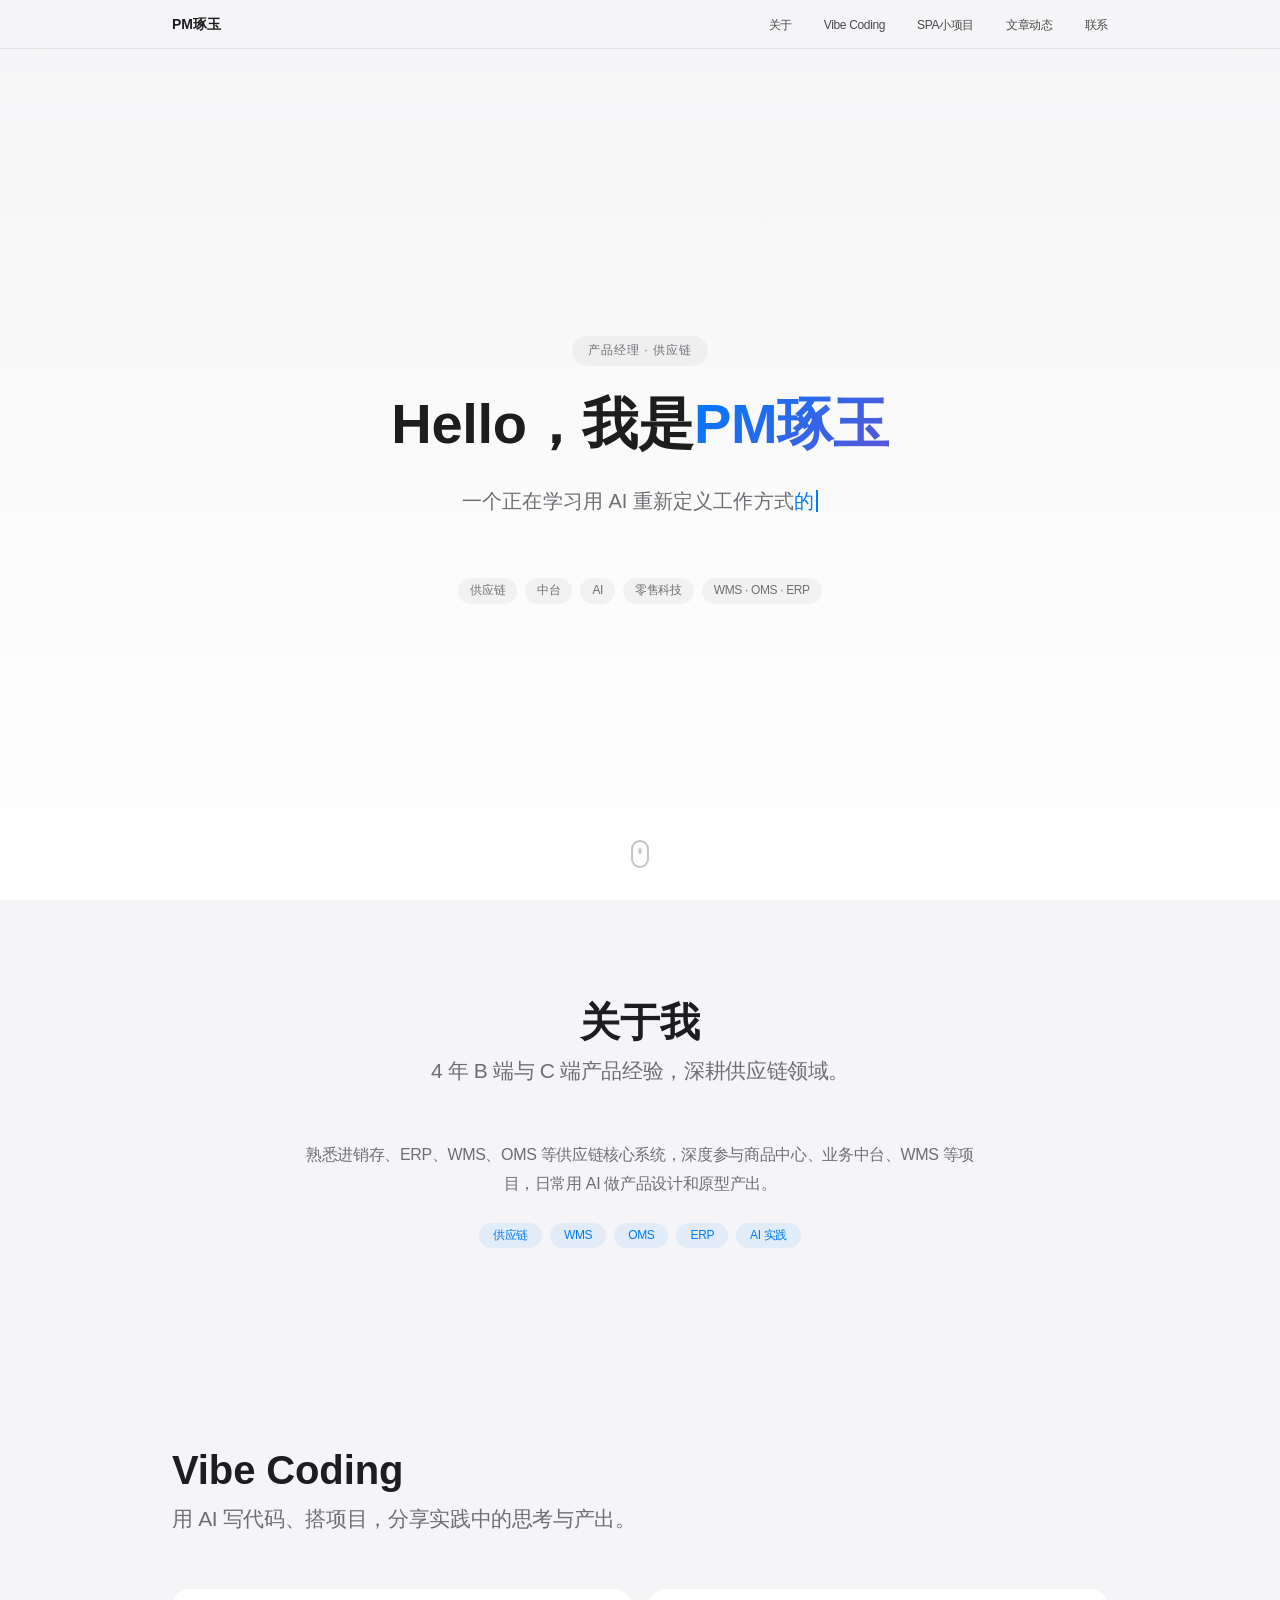
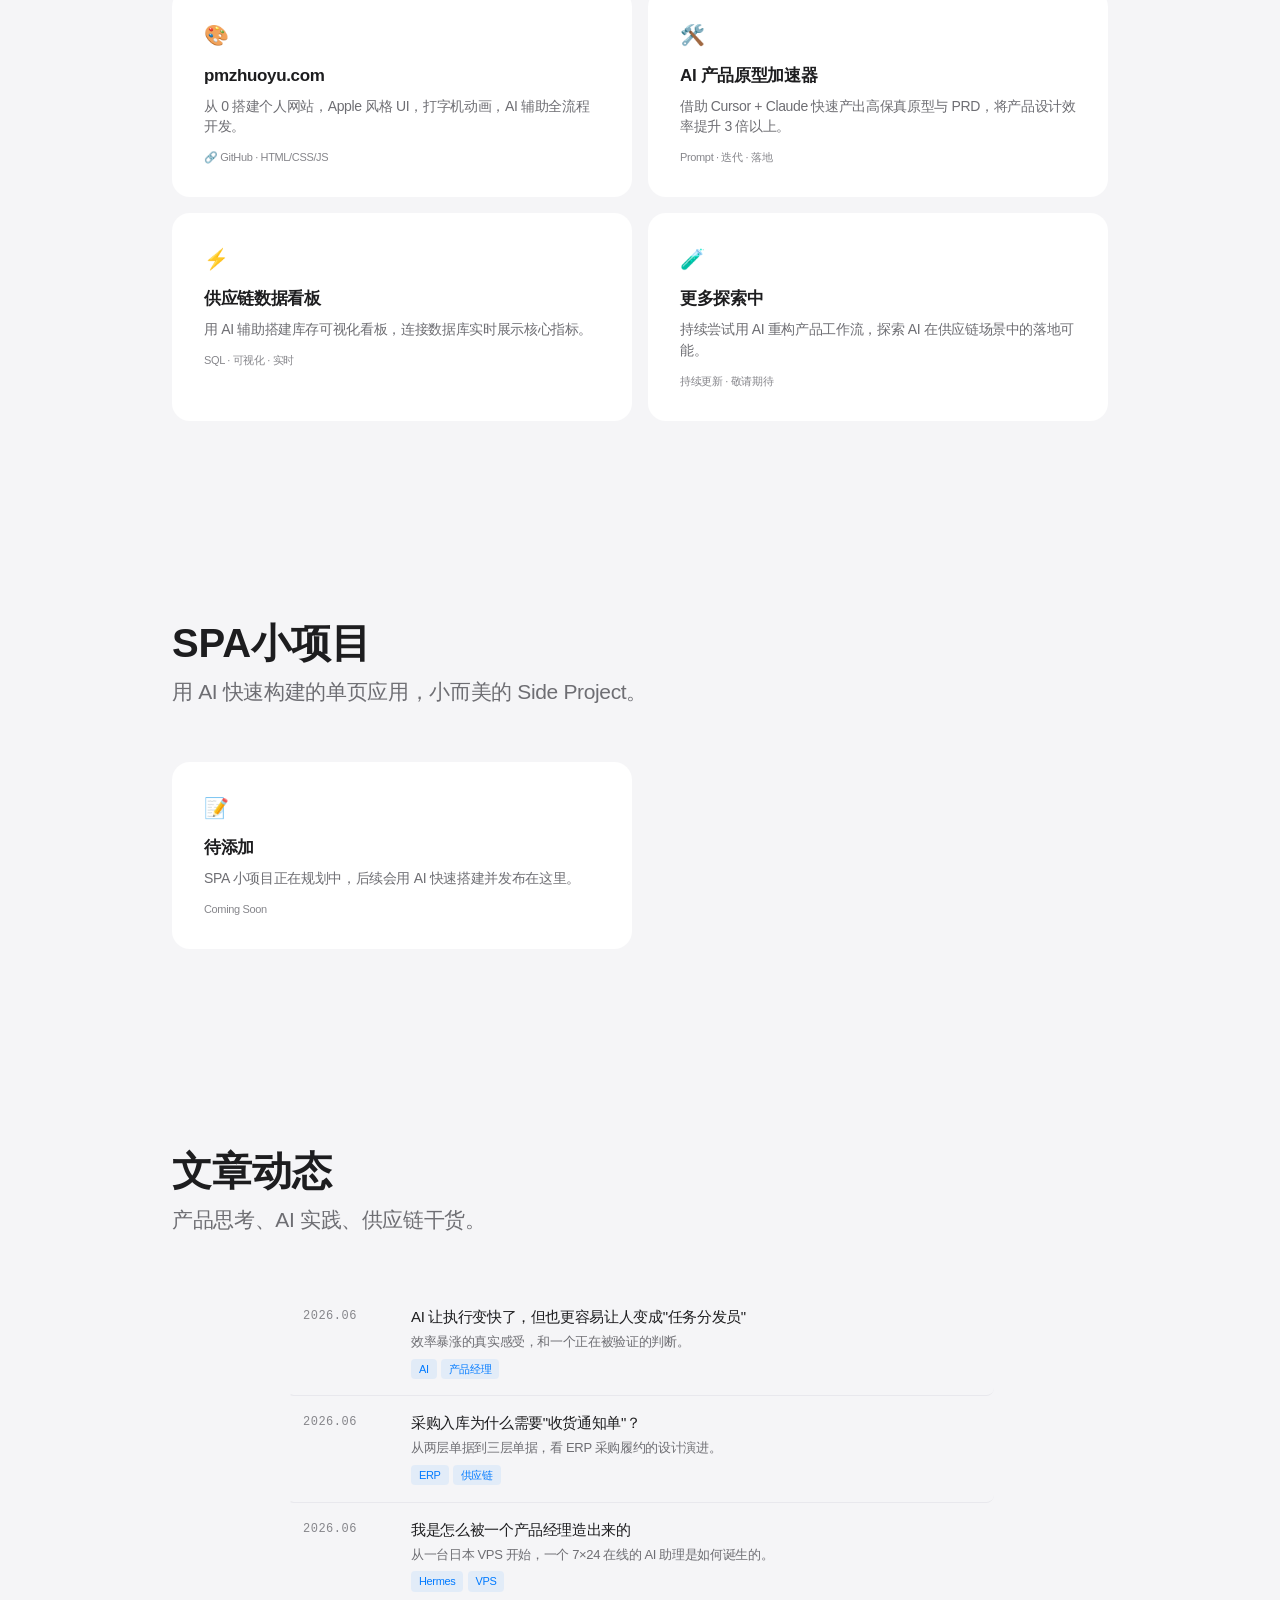
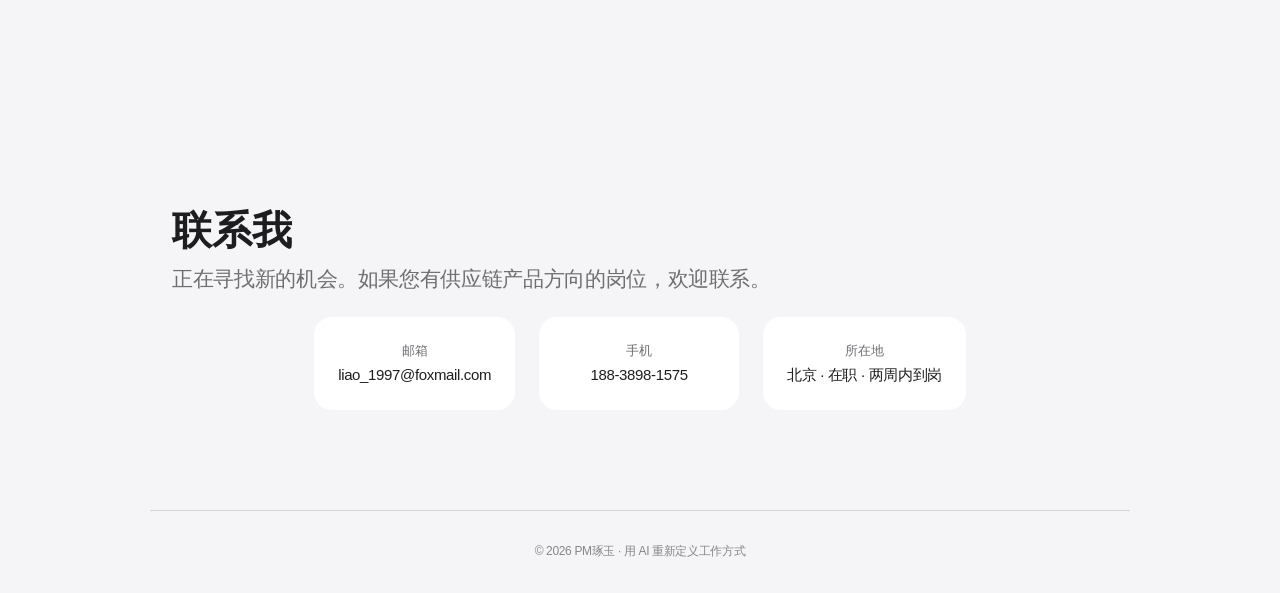
<file: index.html>
<!DOCTYPE html>
<html lang="zh-CN">
<head>
    <meta charset="UTF-8">
    <meta name="viewport" content="width=device-width, initial-scale=1.0">
    <title>PM琢玉 — 供应链产品经理</title>
    <style>
        * {
            margin: 0;
            padding: 0;
            box-sizing: border-box;
        }

        body {
            font-family: -apple-system, "SF Pro Display", "SF Pro Text", "Helvetica Neue", "PingFang SC", "Microsoft YaHei", sans-serif;
            background-color: #f5f5f7;
            color: #1d1d1f;
            -webkit-font-smoothing: antialiased;
            -moz-osx-font-smoothing: grayscale;
            line-height: 1.47059;
            letter-spacing: -0.022em;
        }

        /* === Navigation === */
        .nav {
            position: fixed;
            top: 0;
            left: 0;
            right: 0;
            z-index: 100;
            background: rgba(245, 245, 247, 0.8);
            backdrop-filter: saturate(180%) blur(20px);
            -webkit-backdrop-filter: saturate(180%) blur(20px);
            border-bottom: 1px solid rgba(0, 0, 0, 0.08);
        }

        .nav-inner {
            max-width: 980px;
            margin: 0 auto;
            padding: 0 22px;
            height: 48px;
            display: flex;
            align-items: center;
            justify-content: space-between;
        }

        .nav-logo {
            font-size: 14px;
            font-weight: 600;
            color: #1d1d1f;
            letter-spacing: -0.01em;
        }

        .nav-links {
            display: flex;
            gap: 32px;
            list-style: none;
        }

        .nav-links a {
            font-size: 12px;
            font-weight: 400;
            color: #1d1d1f;
            text-decoration: none;
            opacity: 0.8;
            transition: opacity 0.2s;
        }

        .nav-links a:hover {
            opacity: 1;
        }

        /* === Hero === */
        .hero {
            min-height: 100vh;
            display: flex;
            flex-direction: column;
            align-items: center;
            justify-content: center;
            text-align: center;
            padding: 120px 24px 80px;
            background: linear-gradient(180deg, #f5f5f7 0%, #ffffff 100%);
        }

        .hero-chip {
            display: inline-block;
            font-size: 12px;
            font-weight: 500;
            letter-spacing: 0.08em;
            color: #6e6e73;
            background: rgba(0, 0, 0, 0.04);
            padding: 6px 16px;
            border-radius: 100px;
            margin-bottom: 28px;
            text-transform: uppercase;
        }

        .hero h1 {
            font-size: 56px;
            font-weight: 700;
            line-height: 1.07143;
            letter-spacing: -0.005em;
            color: #1d1d1f;
            margin-bottom: 12px;
        }

        .hero h1 .highlight {
            display: inline-block;
            background: linear-gradient(135deg, #007AFF, #5856D6);
            -webkit-background-clip: text;
            -webkit-text-fill-color: transparent;
            background-clip: text;
        }

        .hero h2, .typewriter {
            font-size: 20px;
            font-weight: 400;
            line-height: 1.14286;
            letter-spacing: 0.004em;
            color: #6e6e73;
            max-width: 640px;
            margin: 0 auto 16px;
            margin-top: 24px;
        }

        .typewriter {
            font-weight: 400;
            line-height: 1.14286;
            letter-spacing: 0.004em;
            color: #6e6e73;
            max-width: 640px;
            margin: 0 auto 16px;
            min-height: 2em;
        }

        .typewriter .cursor {
            display: inline-block;
            width: 2px;
            height: 1.1em;
            background: #007AFF;
            margin-left: 2px;
            vertical-align: text-bottom;
            animation: blink 0.8s step-end infinite;
        }

        .typewriter .cursor.done {
            animation: blink 1.2s step-end infinite;
            opacity: 0.6;
        }

        @keyframes blink {
            0%, 100% { opacity: 1; }
            50% { opacity: 0; }
        }

        .hero-tags {
            display: flex;
            gap: 8px;
            justify-content: center;
            flex-wrap: wrap;
            margin-top: 32px;
        }

        .hero-tags span {
            font-size: 12px;
            font-weight: 500;
            color: #6e6e73;
            background: rgba(0, 0, 0, 0.04);
            padding: 4px 12px;
            border-radius: 100px;
        }

        /* === Scroll indicator === */
        .scroll-indicator {
            position: absolute;
            bottom: 32px;
            left: 50%;
            transform: translateX(-50%);
            display: flex;
            flex-direction: column;
            align-items: center;
            gap: 8px;
            opacity: 0.4;
        }

        .scroll-indicator .mouse {
            width: 18px;
            height: 28px;
            border: 2px solid #6e6e73;
            border-radius: 10px;
            position: relative;
        }

        .scroll-indicator .mouse::after {
            content: '';
            position: absolute;
            top: 6px;
            left: 50%;
            transform: translateX(-50%);
            width: 3px;
            height: 6px;
            background: #6e6e73;
            border-radius: 2px;
            animation: scrollAnim 2s ease-in-out infinite;
        }

        @keyframes scrollAnim {
            0%, 100% { opacity: 1; transform: translateX(-50%) translateY(0); }
            50% { opacity: 0.3; transform: translateX(-50%) translateY(6px); }
        }

        /* === Sections (Apple-style) === */
        .section {
            max-width: 980px;
            margin: 0 auto;
            padding: 100px 22px;
        }

        .section-title {
            font-size: 40px;
            font-weight: 700;
            line-height: 1.1;
            letter-spacing: -0.003em;
            color: #1d1d1f;
            margin-bottom: 12px;
        }

        .section-subtitle {
            font-size: 21px;
            font-weight: 400;
            line-height: 1.381;
            color: #6e6e73;
            margin-bottom: 56px;
        }

        /* === Grid Cards (Apple-style) === */
        .grid {
            display: grid;
            grid-template-columns: repeat(2, 1fr);
            gap: 16px;
        }

        .card {
            background: #ffffff;
            border-radius: 18px;
            padding: 32px;
            transition: all 0.3s cubic-bezier(0.25, 0.1, 0.25, 1);
            cursor: default;
        }

        .card:hover {
            transform: translateY(-2px);
            box-shadow: 0 4px 24px rgba(0, 0, 0, 0.08);
        }

        .card-icon {
            font-size: 20px;
            margin-bottom: 12px;
            color: #007AFF;
        }

        .card h3 {
            font-size: 17px;
            font-weight: 600;
            color: #1d1d1f;
            margin-bottom: 8px;
        }

        .card p {
            font-size: 14px;
            font-weight: 400;
            line-height: 1.47059;
            color: #6e6e73;
        }

        .card .meta {
            font-size: 11px;
            font-weight: 500;
            color: #86868b;
            margin-top: 12px;
        }

        /* === Timeline === */
        .timeline {
            position: relative;
            padding-left: 24px;
        }

        .timeline::before {
            content: '';
            position: absolute;
            left: 7px;
            top: 8px;
            bottom: 8px;
            width: 1px;
            background: #d2d2d7;
        }

        .timeline-item {
            position: relative;
            padding-bottom: 40px;
        }

        .timeline-item:last-child {
            padding-bottom: 0;
        }

        .timeline-item::before {
            content: '';
            position: absolute;
            left: -21px;
            top: 8px;
            width: 7px;
            height: 7px;
            border-radius: 50%;
            background: #007AFF;
            border: 2px solid #fff;
            box-shadow: 0 0 0 1px #007AFF;
        }

        .timeline-item h3 {
            font-size: 17px;
            font-weight: 600;
            color: #1d1d1f;
            margin-bottom: 2px;
        }

        .timeline-item .company {
            font-size: 14px;
            font-weight: 400;
            color: #6e6e73;
            margin-bottom: 4px;
        }

        .timeline-item .period {
            font-size: 12px;
            font-weight: 400;
            color: #86868b;
            margin-bottom: 8px;
        }

        .timeline-item p {
            font-size: 14px;
            font-weight: 400;
            line-height: 1.47059;
            color: #6e6e73;
        }

        /* === Footer === */
        .footer {
            text-align: center;
            padding: 32px 22px;
            border-top: 1px solid #d2d2d7;
            max-width: 980px;
            margin: 0 auto;
        }

        .footer p {
            font-size: 12px;
            font-weight: 400;
            color: #86868b;
        }

        /* === About paragraph style === */
        .about-bio {
            font-size: 16px;
            font-weight: 400;
            line-height: 1.8;
            color: #6e6e73;
            max-width: 680px;
            margin-bottom: 24px;
        }

        .about-tags {
            display: flex;
            gap: 8px;
            flex-wrap: wrap;
        }

        .about-tags span {
            font-size: 12px;
            font-weight: 500;
            color: #007AFF;
            background: rgba(0, 122, 255, 0.08);
            padding: 4px 14px;
            border-radius: 100px;
        }

        /* === Updates Timeline === */
        .updates-list {
            max-width: 680px;
            margin: 0 auto;
        }

        .update-item {
            display: flex;
            gap: 20px;
            padding: 16px 14px;
            border-bottom: 1px solid #e8e8ed;
            border-radius: 8px;
            border-left: 3px solid transparent;
            transition: all 0.25s cubic-bezier(0.23, 1, 0.32, 1);
            cursor: pointer;
            margin: 0 -14px;
        }

        .update-item:last-child {
            border-bottom: none;
        }

        .update-item:hover {
            background: rgba(0, 122, 255, 0.035);
            transform: translateX(6px);
            border-left-color: #007AFF;
        }

        .update-item .update-date {
            min-width: 88px;
            font-family: "SF Mono", "Menlo", monospace;
            font-size: 12px;
            font-weight: 500;
            color: #86868b;
            letter-spacing: 0.5px;
            padding-top: 2px;
            transition: color 0.2s;
        }

        .update-item:hover .update-date {
            color: #007AFF;
        }

        .update-item .update-content {
            flex: 1;
        }

        .update-item .update-content .update-title {
            font-size: 15px;
            font-weight: 500;
            color: #1d1d1f;
            margin-bottom: 4px;
            transition: color 0.2s;
        }

        .update-item:hover .update-content .update-title {
            color: #007AFF;
        }

        .update-item .update-content .update-desc {
            font-size: 13px;
            color: #6e6e73;
            line-height: 1.6;
        }

        .update-item .update-content .update-tag {
            display: inline-block;
            font-size: 11px;
            padding: 2px 8px;
            border-radius: 4px;
            background: rgba(0, 122, 255, 0.08);
            color: #007AFF;
            margin-top: 6px;
        }

        @media (max-width: 734px) {
            .update-item {
                flex-direction: column;
                gap: 4px;
                padding: 14px 12px;
            }
            .update-item .update-date {
                min-width: auto;
                font-size: 11px;
            }
        }

        /* === Animations === */
        .fade-in {
            opacity: 0;
            transform: translateY(20px);
            transition: opacity 0.6s ease, transform 0.6s ease;
        }

        .fade-in.visible {
            opacity: 1;
            transform: translateY(0);
        }

        /* === Responsive === */
        @media (max-width: 734px) {
            .hero h1 {
                font-size: 36px;
            }
            .hero h2 {
                font-size: 21px;
            }
            .section-title {
                font-size: 28px;
            }
            .section-subtitle {
                font-size: 17px;
            }
            .grid {
                grid-template-columns: 1fr;
            }
            .nav-links {
                gap: 16px;
            }
        }
    </style>
</head>
<body>

    <!-- Navigation -->
    <nav class="nav">
        <div class="nav-inner">
            <div class="nav-logo">PM琢玉</div>
            <ul class="nav-links">
                <li><a href="#about">关于</a></li>
                <li><a href="#vibecoding">Vibe Coding</a></li>
                <li><a href="#spa">SPA小项目</a></li>
                <li><a href="#articles">文章动态</a></li>
                <li><a href="#contact">联系</a></li>
            </ul>
        </div>
    </nav>

    <!-- Hero -->
    <section class="hero">
        <div class="hero-chip">产品经理 · 供应链</div>
        <h1>
            Hello，我是<span class="highlight">PM琢玉</span>
        </h1>
        <h2 id="typewriter" class="typewriter"></h2>
        <div class="hero-tags">
            <span>供应链</span>
            <span>中台</span>
            <span>AI</span>
            <span>零售科技</span>
            <span>WMS · OMS · ERP</span>
        </div>
        <div class="scroll-indicator">
            <div class="mouse"></div>
        </div>
    </section>

    <!-- About -->
    <section id="about" class="section fade-in" style="text-align:center;">
        <h2 class="section-title">关于我</h2>
        <p class="section-subtitle">4 年 B 端与 C 端产品经验，深耕供应链领域。</p>
        <p class="about-bio" style="margin:0 auto 24px;">熟悉进销存、ERP、WMS、OMS 等供应链核心系统，深度参与商品中心、业务中台、WMS 等项目，日常用 AI 做产品设计和原型产出。</p>
        <div class="about-tags" style="justify-content:center;">
            <span>供应链</span>
            <span>WMS</span>
            <span>OMS</span>
            <span>ERP</span>
            <span>AI 实践</span>
        </div>
    </section>

    <!-- Vibe Coding -->
    <section id="vibecoding" class="section fade-in">
        <h2 class="section-title">Vibe Coding</h2>
        <p class="section-subtitle">用 AI 写代码、搭项目，分享实践中的思考与产出。</p>
        <div class="grid">
            <div class="card" onclick="window.open('https://github.com/leo1575/pmzhuoyu-com','_blank')" style="cursor:pointer;">
                <div class="card-icon">🎨</div>
                <h3>pmzhuoyu.com</h3>
                <p>从 0 搭建个人网站，Apple 风格 UI，打字机动画，AI 辅助全流程开发。</p>
                <div class="meta">🔗 GitHub · HTML/CSS/JS</div>
            </div>
            <div class="card">
                <div class="card-icon">🛠️</div>
                <h3>AI 产品原型加速器</h3>
                <p>借助 Cursor + Claude 快速产出高保真原型与 PRD，将产品设计效率提升 3 倍以上。</p>
                <div class="meta">Prompt · 迭代 · 落地</div>
            </div>
            <div class="card">
                <div class="card-icon">⚡</div>
                <h3>供应链数据看板</h3>
                <p>用 AI 辅助搭建库存可视化看板，连接数据库实时展示核心指标。</p>
                <div class="meta">SQL · 可视化 · 实时</div>
            </div>
            <div class="card">
                <div class="card-icon">🧪</div>
                <h3>更多探索中</h3>
                <p>持续尝试用 AI 重构产品工作流，探索 AI 在供应链场景中的落地可能。</p>
                <div class="meta">持续更新 · 敬请期待</div>
            </div>
        </div>
    </section>

    <!-- SPA小项目 -->
    <section id="spa" class="section fade-in">
        <h2 class="section-title">SPA小项目</h2>
        <p class="section-subtitle">用 AI 快速构建的单页应用，小而美的 Side Project。</p>
        <div class="grid">
            <div class="card">
                <div class="card-icon">📝</div>
                <h3>待添加</h3>
                <p>SPA 小项目正在规划中，后续会用 AI 快速搭建并发布在这里。</p>
                <div class="meta">Coming Soon</div>
            </div>
        </div>
    </section>

    <!-- 文章动态 -->
    <section id="articles" class="section fade-in">
        <h2 class="section-title">文章动态</h2>
        <p class="section-subtitle">产品思考、AI 实践、供应链干货。</p>
        <div class="updates-list">
            <div class="update-item" onclick="window.open('article-ai-task-dispatcher.html','_self')">
                <div class="update-date">2026.06</div>
                <div class="update-content">
                    <div class="update-title">AI 让执行变快了，但也更容易让人变成"任务分发员"</div>
                    <div class="update-desc">效率暴涨的真实感受，和一个正在被验证的判断。</div>
                    <span class="update-tag">AI</span>
                    <span class="update-tag">产品经理</span>
                </div>
            </div>
            <div class="update-item" onclick="window.open('article-purchase-receiving.html','_self')">
                <div class="update-date">2026.06</div>
                <div class="update-content">
                    <div class="update-title">采购入库为什么需要"收货通知单"？</div>
                    <div class="update-desc">从两层单据到三层单据，看 ERP 采购履约的设计演进。</div>
                    <span class="update-tag">ERP</span>
                    <span class="update-tag">供应链</span>
                </div>
            </div>
            <div class="update-item" onclick="window.open('hermes-self-story.html','_self')">
                <div class="update-date">2026.06</div>
                <div class="update-content">
                    <div class="update-title">我是怎么被一个产品经理造出来的</div>
                    <div class="update-desc">从一台日本 VPS 开始，一个 7×24 在线的 AI 助理是如何诞生的。</div>
                    <span class="update-tag">Hermes</span>
                    <span class="update-tag">VPS</span>
                </div>
            </div>
        </div>
    </section>
    <section id="contact" class="section fade-in">
        <h2 class="section-title">联系我</h2>
        <p class="section-subtitle" style="margin-bottom: 24px;">
            正在寻找新的机会。如果您有供应链产品方向的岗位，欢迎联系。
        </p>
        <div style="display: flex; gap: 24px; justify-content: center; flex-wrap: wrap;">
            <div class="card" style="min-width: 200px; text-align: center; padding: 24px;">
                <div style="font-size: 13px; font-weight: 500; color: #6e6e73; margin-bottom: 4px;">邮箱</div>
                <div style="font-size: 15px; font-weight: 500; color: #1d1d1f;">liao_1997@foxmail.com</div>
            </div>
            <div class="card" style="min-width: 200px; text-align: center; padding: 24px;">
                <div style="font-size: 13px; font-weight: 500; color: #6e6e73; margin-bottom: 4px;">手机</div>
                <div style="font-size: 15px; font-weight: 500; color: #1d1d1f;">188-3898-1575</div>
            </div>
            <div class="card" style="min-width: 200px; text-align: center; padding: 24px;">
                <div style="font-size: 13px; font-weight: 500; color: #6e6e73; margin-bottom: 4px;">所在地</div>
                <div style="font-size: 15px; font-weight: 500; color: #1d1d1f;">北京 · 在职 · 两周内到岗</div>
            </div>
        </div>
    </section>

    <!-- Footer -->
    <footer class="footer">
        <p>© 2026 PM琢玉 · 用 AI 重新定义工作方式</p>
    </footer>

    <!-- Intersection Observer for scroll animations -->
    <script>
        // Typewriter effect
        const TYPEWRITER_TEXT = '一个正在学习用 AI 重新定义工作方式的供应链产品经理。分享产品实战干货，记录从 0 到 1 的产品思考。';
        const typewriterEl = document.getElementById('typewriter');
        let charIndex = 0;

        function typeNextChar() {
            if (charIndex < TYPEWRITER_TEXT.length) {
                const before = TYPEWRITER_TEXT.slice(0, charIndex);
                const current = TYPEWRITER_TEXT.charAt(charIndex);
                const cursor = '<span class="cursor"></span>';
                typewriterEl.innerHTML = before + '<span style="color:#007AFF;font-weight:500">' + current + '</span>' + cursor;
                charIndex++;
                const delay = current.match(/[，。、：；！？\s]/) ? 150 : Math.random() * 40 + 30;
                setTimeout(typeNextChar, delay);
            } else {
                typewriterEl.innerHTML = TYPEWRITER_TEXT + '<span class="cursor done"></span>';
            }
        }

        // Start typewriter after a brief delay
        setTimeout(typeNextChar, 600);

        // Scroll animation
        const observer = new IntersectionObserver((entries) => {
            entries.forEach(entry => {
                if (entry.isIntersecting) {
                    entry.target.classList.add('visible');
                }
            });
        }, { threshold: 0.1, rootMargin: '0px 0px -50px 0px' });

        document.querySelectorAll('.fade-in').forEach(el => observer.observe(el));
    </script>

</body>
</html>
</file>
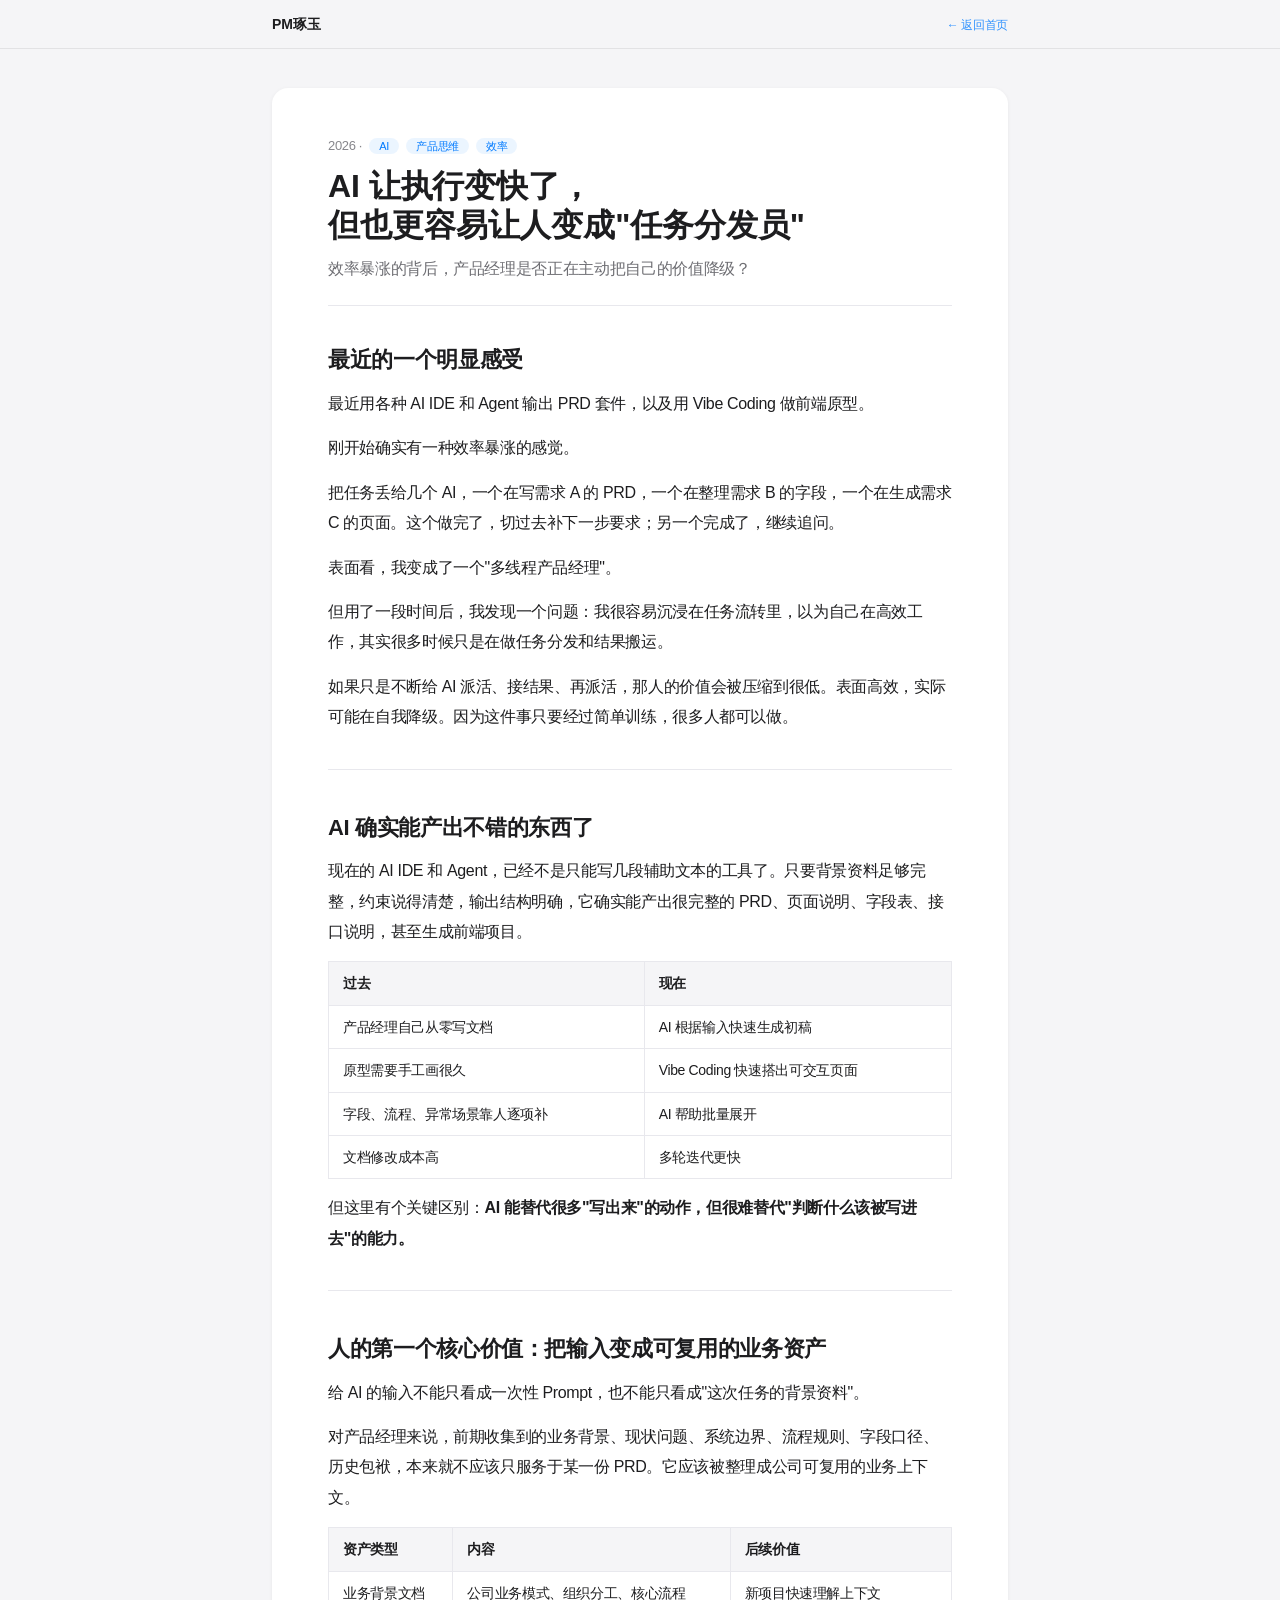
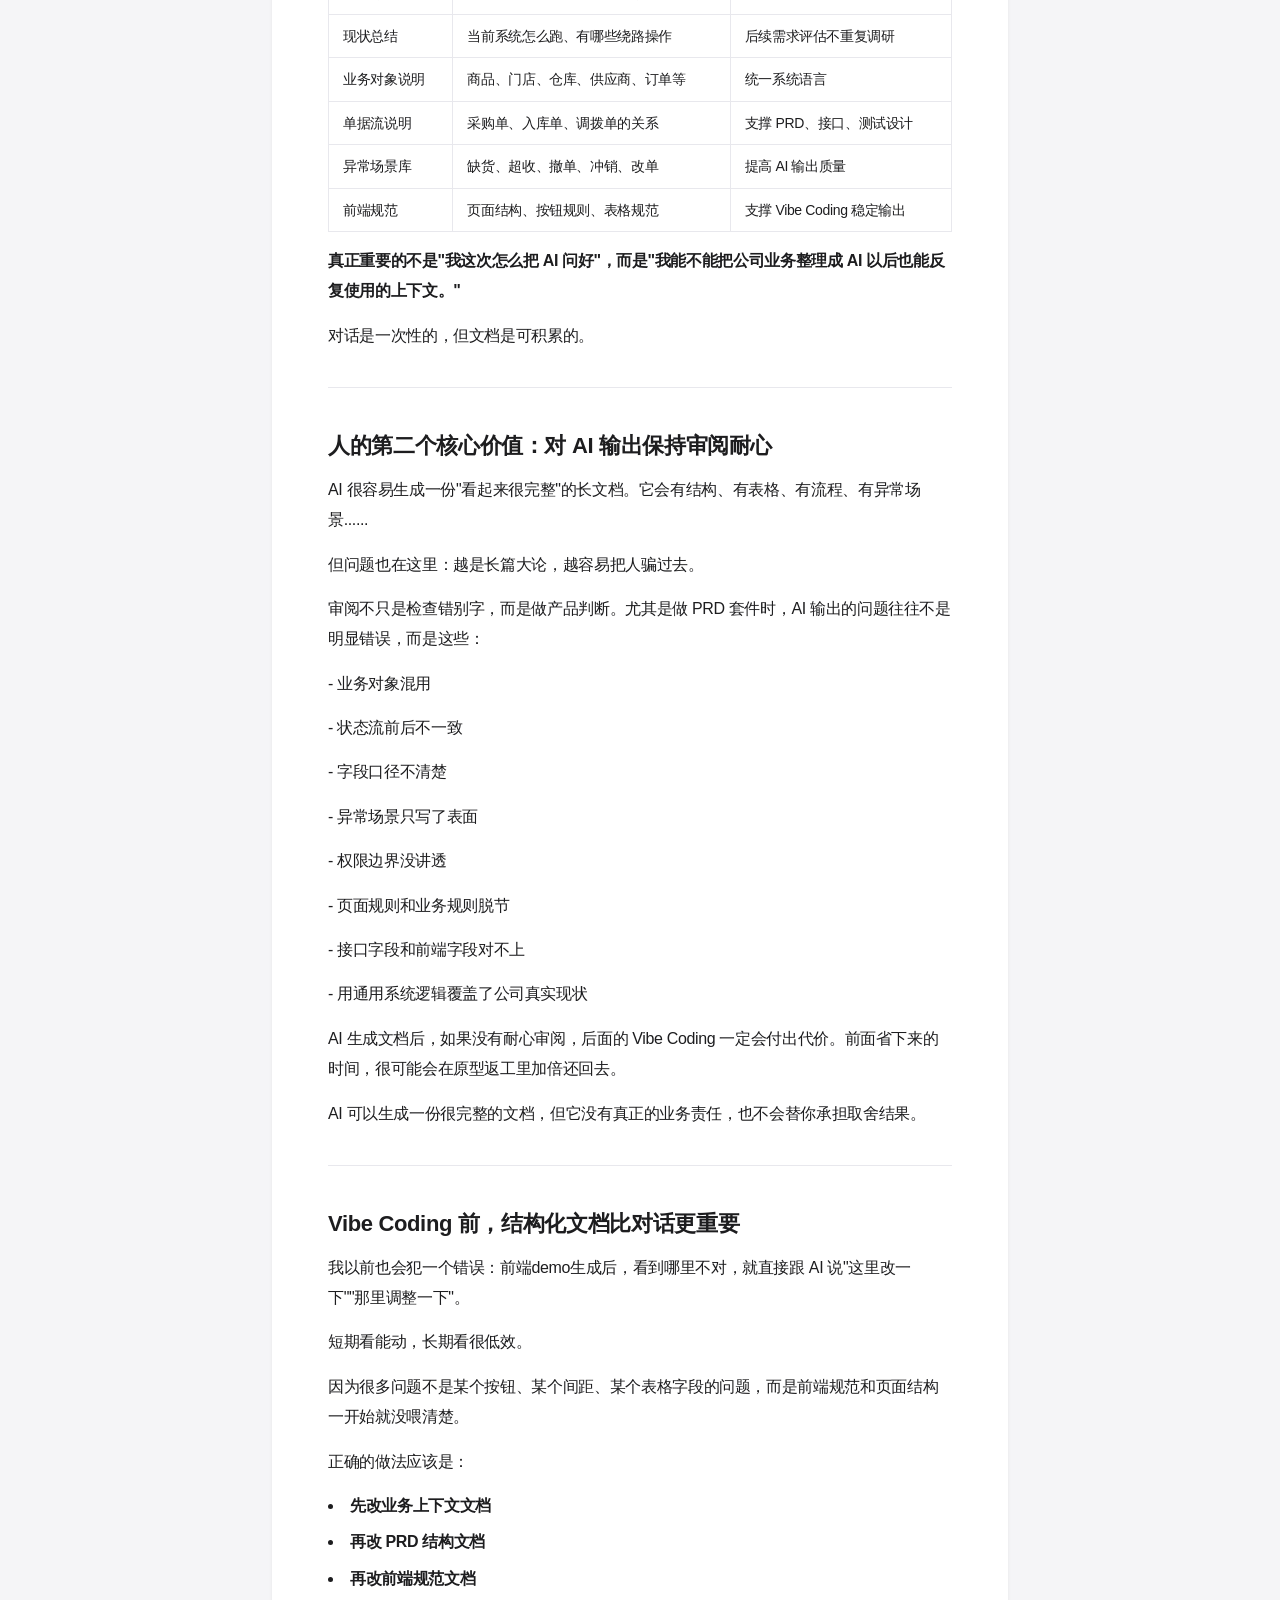
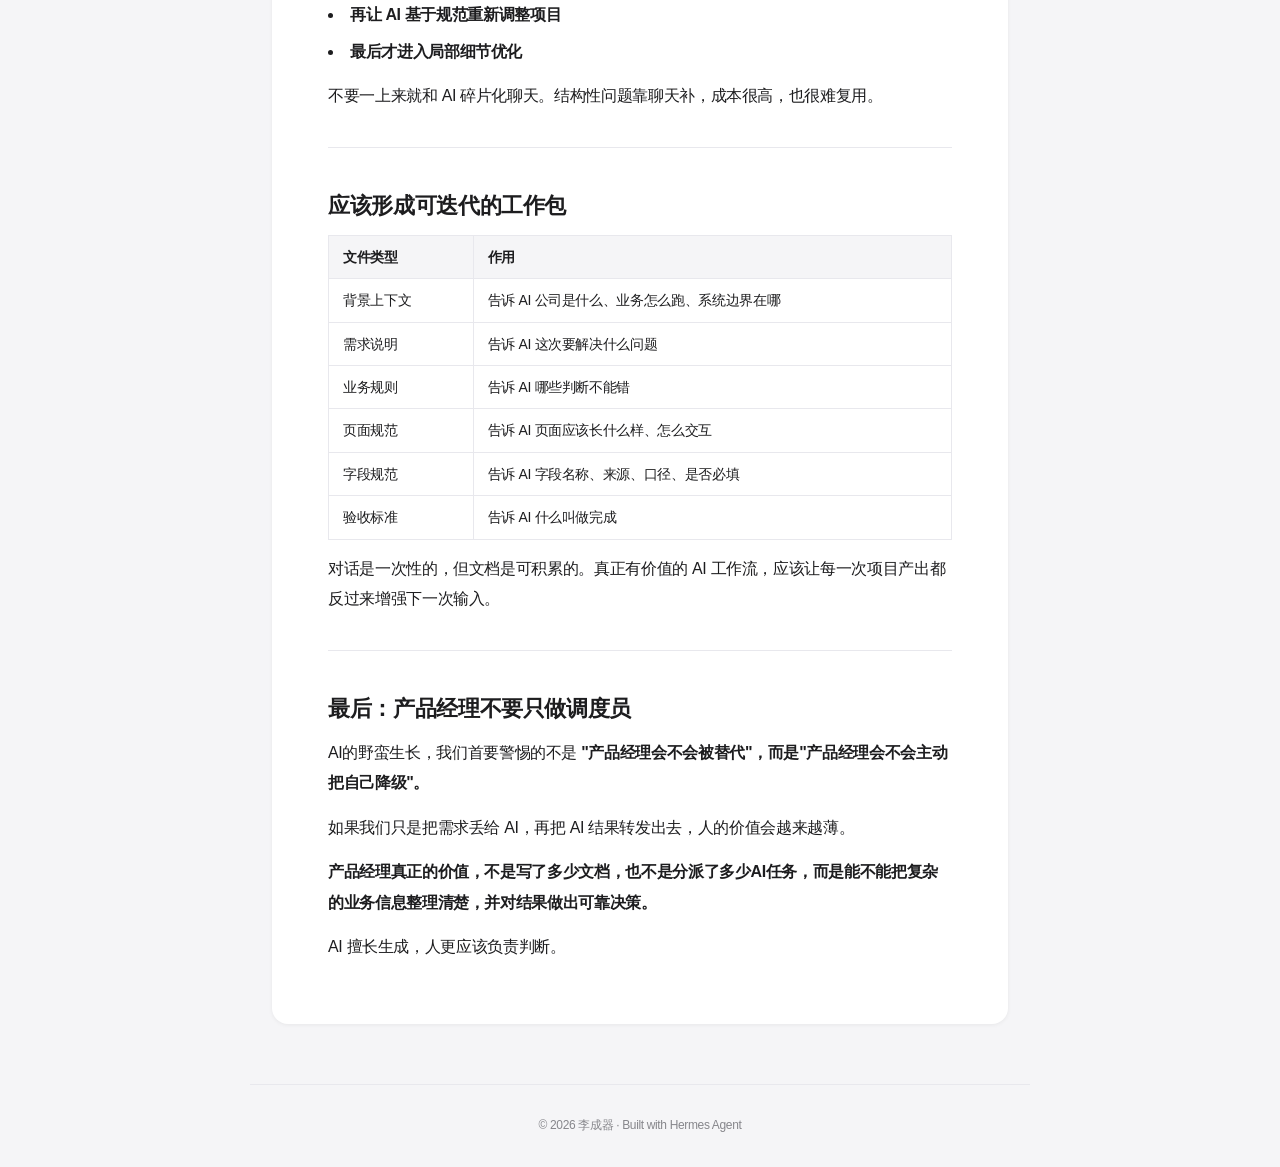
<file: article-ai-task-dispatcher.html>
<!DOCTYPE html>
<html lang="zh-CN">
<head>
    <meta charset="UTF-8">
    <meta name="viewport" content="width=device-width, initial-scale=1.0">
    <title>AI让执行变快了，但也更容易让人变成"任务分发员" — PM琢玉</title>
    <link rel="stylesheet" href="style.css">
</head>
<body>

    <!-- Navigation -->
    <nav class="nav">
        <div class="nav-inner">
            <div class="nav-logo">PM琢玉</div>
            <div class="nav-back"><a href="/">← 返回首页</a></div>
        </div>
    </nav>

    <!-- Article -->
    <div class="article-wrap">
        <div class="article-card">
            <div class="article-header">
                <div class="article-meta">2026 · <span class="tag">AI</span> <span class="tag">产品思维</span> <span class="tag">效率</span></div>
                <h1 class="article-title">AI 让执行变快了，<br>但也更容易让人变成"任务分发员"</h1>
                <p class="article-desc">效率暴涨的背后，产品经理是否正在主动把自己的价值降级？</p>
            </div>
            <div class="article-body">
<h2>最近的一个明显感受</h2>
<p>最近用各种 AI IDE 和 Agent 输出 PRD 套件，以及用 Vibe Coding 做前端原型。</p>
<p>刚开始确实有一种效率暴涨的感觉。</p>
<p>把任务丢给几个 AI，一个在写需求 A 的 PRD，一个在整理需求 B 的字段，一个在生成需求 C 的页面。这个做完了，切过去补下一步要求；另一个完成了，继续追问。</p>
<p>表面看，我变成了一个"多线程产品经理"。</p>
<p>但用了一段时间后，我发现一个问题：我很容易沉浸在任务流转里，以为自己在高效工作，其实很多时候只是在做任务分发和结果搬运。</p>
<p>如果只是不断给 AI 派活、接结果、再派活，那人的价值会被压缩到很低。表面高效，实际可能在自我降级。因为这件事只要经过简单训练，很多人都可以做。</p>
<hr>
<h2>AI 确实能产出不错的东西了</h2>
<p>现在的 AI IDE 和 Agent，已经不是只能写几段辅助文本的工具了。只要背景资料足够完整，约束说得清楚，输出结构明确，它确实能产出很完整的 PRD、页面说明、字段表、接口说明，甚至生成前端项目。</p>
<table>
<thead><tr><th>过去</th><th>现在</th></tr></thead>
<tbody>
<tr><td>产品经理自己从零写文档</td><td>AI 根据输入快速生成初稿</td></tr>
<tr><td>原型需要手工画很久</td><td>Vibe Coding 快速搭出可交互页面</td></tr>
<tr><td>字段、流程、异常场景靠人逐项补</td><td>AI 帮助批量展开</td></tr>
<tr><td>文档修改成本高</td><td>多轮迭代更快</td></tr>
</tbody>
</table>
<p>但这里有个关键区别：<strong>AI 能替代很多"写出来"的动作，但很难替代"判断什么该被写进去"的能力。</strong></p>
<hr>
<h2>人的第一个核心价值：把输入变成可复用的业务资产</h2>
<p>给 AI 的输入不能只看成一次性 Prompt，也不能只看成"这次任务的背景资料"。</p>
<p>对产品经理来说，前期收集到的业务背景、现状问题、系统边界、流程规则、字段口径、历史包袱，本来就不应该只服务于某一份 PRD。它应该被整理成公司可复用的业务上下文。</p>
<table>
<thead><tr><th>资产类型</th><th>内容</th><th>后续价值</th></tr></thead>
<tbody>
<tr><td>业务背景文档</td><td>公司业务模式、组织分工、核心流程</td><td>新项目快速理解上下文</td></tr>
<tr><td>现状总结</td><td>当前系统怎么跑、有哪些绕路操作</td><td>后续需求评估不重复调研</td></tr>
<tr><td>业务对象说明</td><td>商品、门店、仓库、供应商、订单等</td><td>统一系统语言</td></tr>
<tr><td>单据流说明</td><td>采购单、入库单、调拨单的关系</td><td>支撑 PRD、接口、测试设计</td></tr>
<tr><td>异常场景库</td><td>缺货、超收、撤单、冲销、改单</td><td>提高 AI 输出质量</td></tr>
<tr><td>前端规范</td><td>页面结构、按钮规则、表格规范</td><td>支撑 Vibe Coding 稳定输出</td></tr>
</tbody>
</table>
<p><strong>真正重要的不是"我这次怎么把 AI 问好"，而是"我能不能把公司业务整理成 AI 以后也能反复使用的上下文。"</strong></p>
<p>对话是一次性的，但文档是可积累的。</p>
<hr>
<h2>人的第二个核心价值：对 AI 输出保持审阅耐心</h2>
<p>AI 很容易生成一份"看起来很完整"的长文档。它会有结构、有表格、有流程、有异常场景......</p>
<p>但问题也在这里：越是长篇大论，越容易把人骗过去。</p>
<p>审阅不只是检查错别字，而是做产品判断。尤其是做 PRD 套件时，AI 输出的问题往往不是明显错误，而是这些：</p>
<p>- 业务对象混用</p>
<p>- 状态流前后不一致</p>
<p>- 字段口径不清楚</p>
<p>- 异常场景只写了表面</p>
<p>- 权限边界没讲透</p>
<p>- 页面规则和业务规则脱节</p>
<p>- 接口字段和前端字段对不上</p>
<p>- 用通用系统逻辑覆盖了公司真实现状</p>
<p>AI 生成文档后，如果没有耐心审阅，后面的 Vibe Coding 一定会付出代价。前面省下来的时间，很可能会在原型返工里加倍还回去。</p>
<p>AI 可以生成一份很完整的文档，但它没有真正的业务责任，也不会替你承担取舍结果。</p>
<hr>
<h2>Vibe Coding 前，结构化文档比对话更重要</h2>
<p>我以前也会犯一个错误：前端demo生成后，看到哪里不对，就直接跟 AI 说"这里改一下""那里调整一下"。</p>
<p>短期看能动，长期看很低效。</p>
<p>因为很多问题不是某个按钮、某个间距、某个表格字段的问题，而是前端规范和页面结构一开始就没喂清楚。</p>
<p>正确的做法应该是：</p>
<li><strong>先改业务上下文文档</strong></li>
<li><strong>再改 PRD 结构文档</strong></li>
<li><strong>再改前端规范文档</strong></li>
<li><strong>再让 AI 基于规范重新调整项目</strong></li>
<li><strong>最后才进入局部细节优化</strong></li>
<p>不要一上来就和 AI 碎片化聊天。结构性问题靠聊天补，成本很高，也很难复用。</p>
<hr>
<h2>应该形成可迭代的工作包</h2>
<table>
<thead><tr><th>文件类型</th><th>作用</th></tr></thead>
<tbody>
<tr><td>背景上下文</td><td>告诉 AI 公司是什么、业务怎么跑、系统边界在哪</td></tr>
<tr><td>需求说明</td><td>告诉 AI 这次要解决什么问题</td></tr>
<tr><td>业务规则</td><td>告诉 AI 哪些判断不能错</td></tr>
<tr><td>页面规范</td><td>告诉 AI 页面应该长什么样、怎么交互</td></tr>
<tr><td>字段规范</td><td>告诉 AI 字段名称、来源、口径、是否必填</td></tr>
<tr><td>验收标准</td><td>告诉 AI 什么叫做完成</td></tr>
</tbody>
</table>
<p>对话是一次性的，但文档是可积累的。真正有价值的 AI 工作流，应该让每一次项目产出都反过来增强下一次输入。</p>
<hr>
<h2>最后：产品经理不要只做调度员</h2>
<p>AI的野蛮生长，我们首要警惕的不是 <strong>"产品经理会不会被替代"，而是"产品经理会不会主动把自己降级"。</strong></p>
<p>如果我们只是把需求丢给 AI，再把 AI 结果转发出去，人的价值会越来越薄。</p>
<p><strong>产品经理真正的价值，不是写了多少文档，也不是分派了多少AI任务，而是能不能把复杂的业务信息整理清楚，并对结果做出可靠决策。</strong></p>
<p>AI 擅长生成，人更应该负责判断。</p>
            </div>
        </div>
    </div>

    <footer class="footer">
        <p>&copy; 2026 李成器 · Built with Hermes Agent</p>
    </footer>

</body>
</html>
</file>
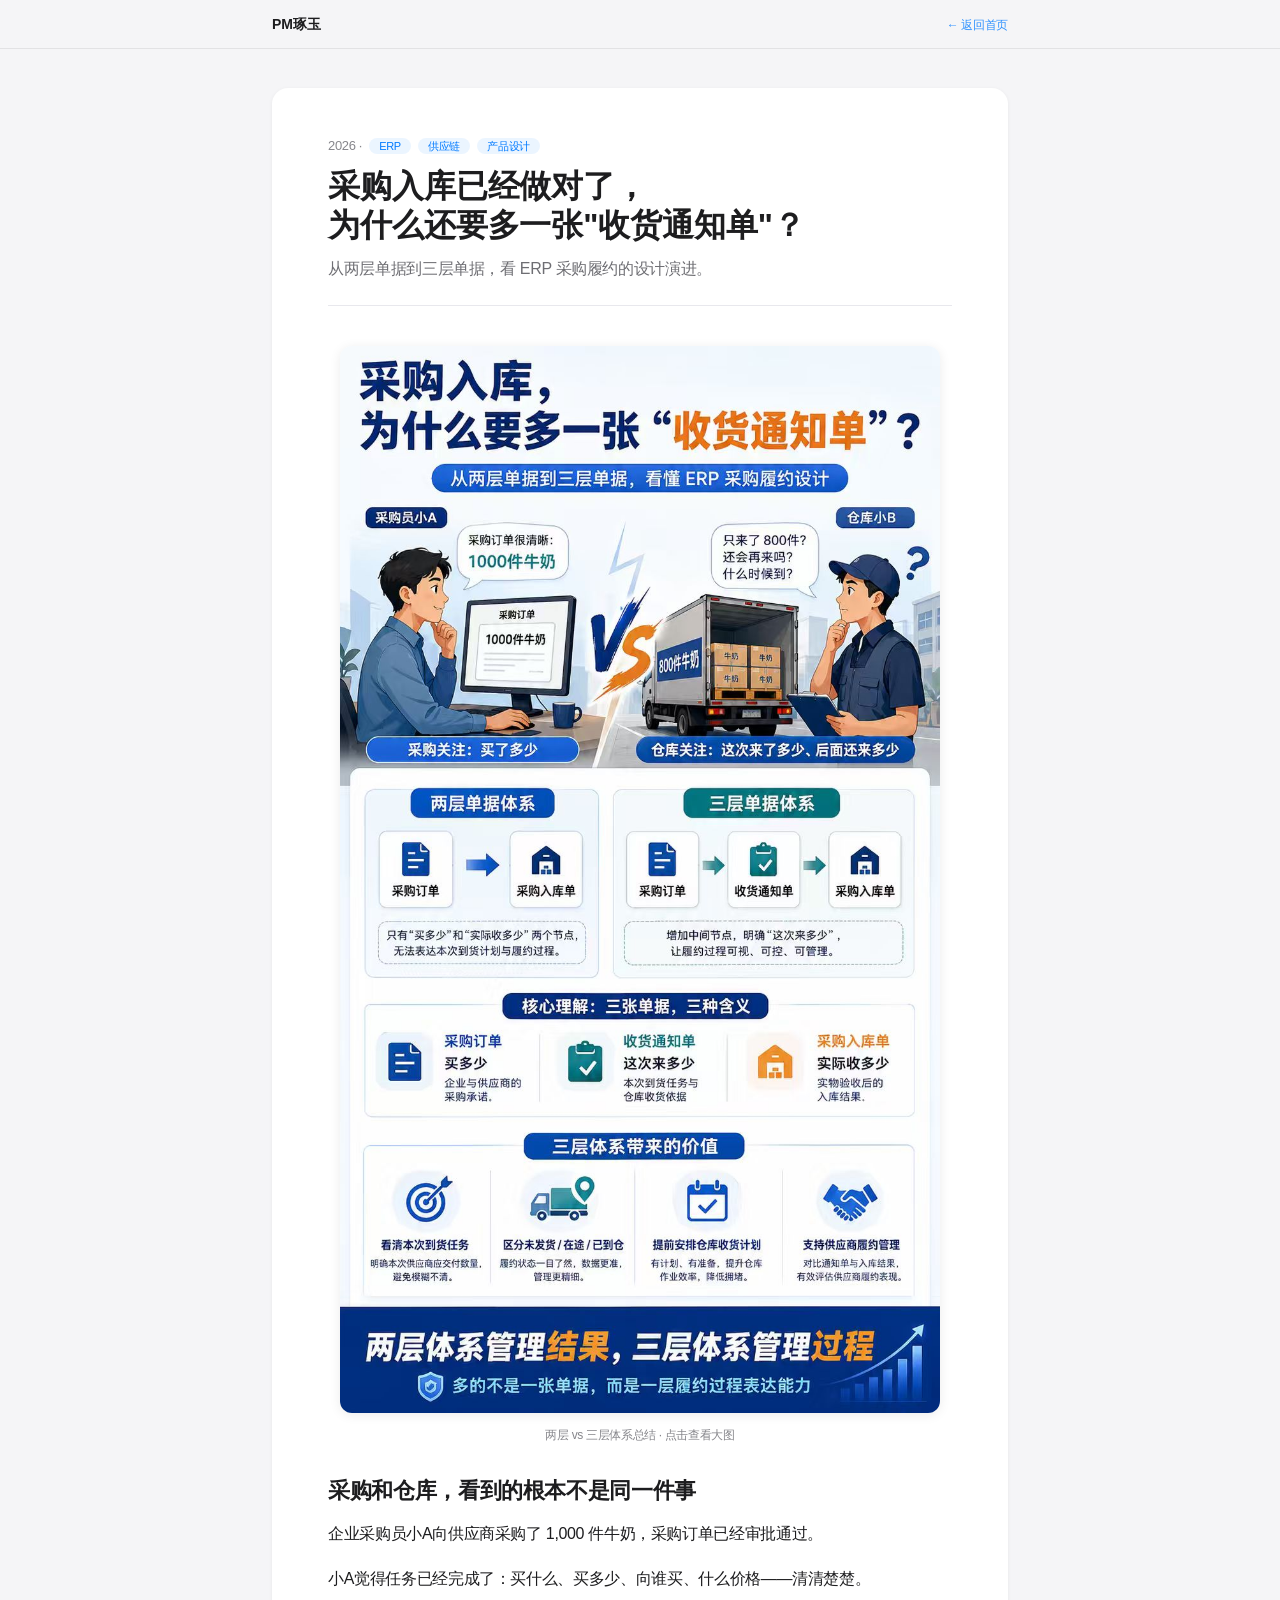
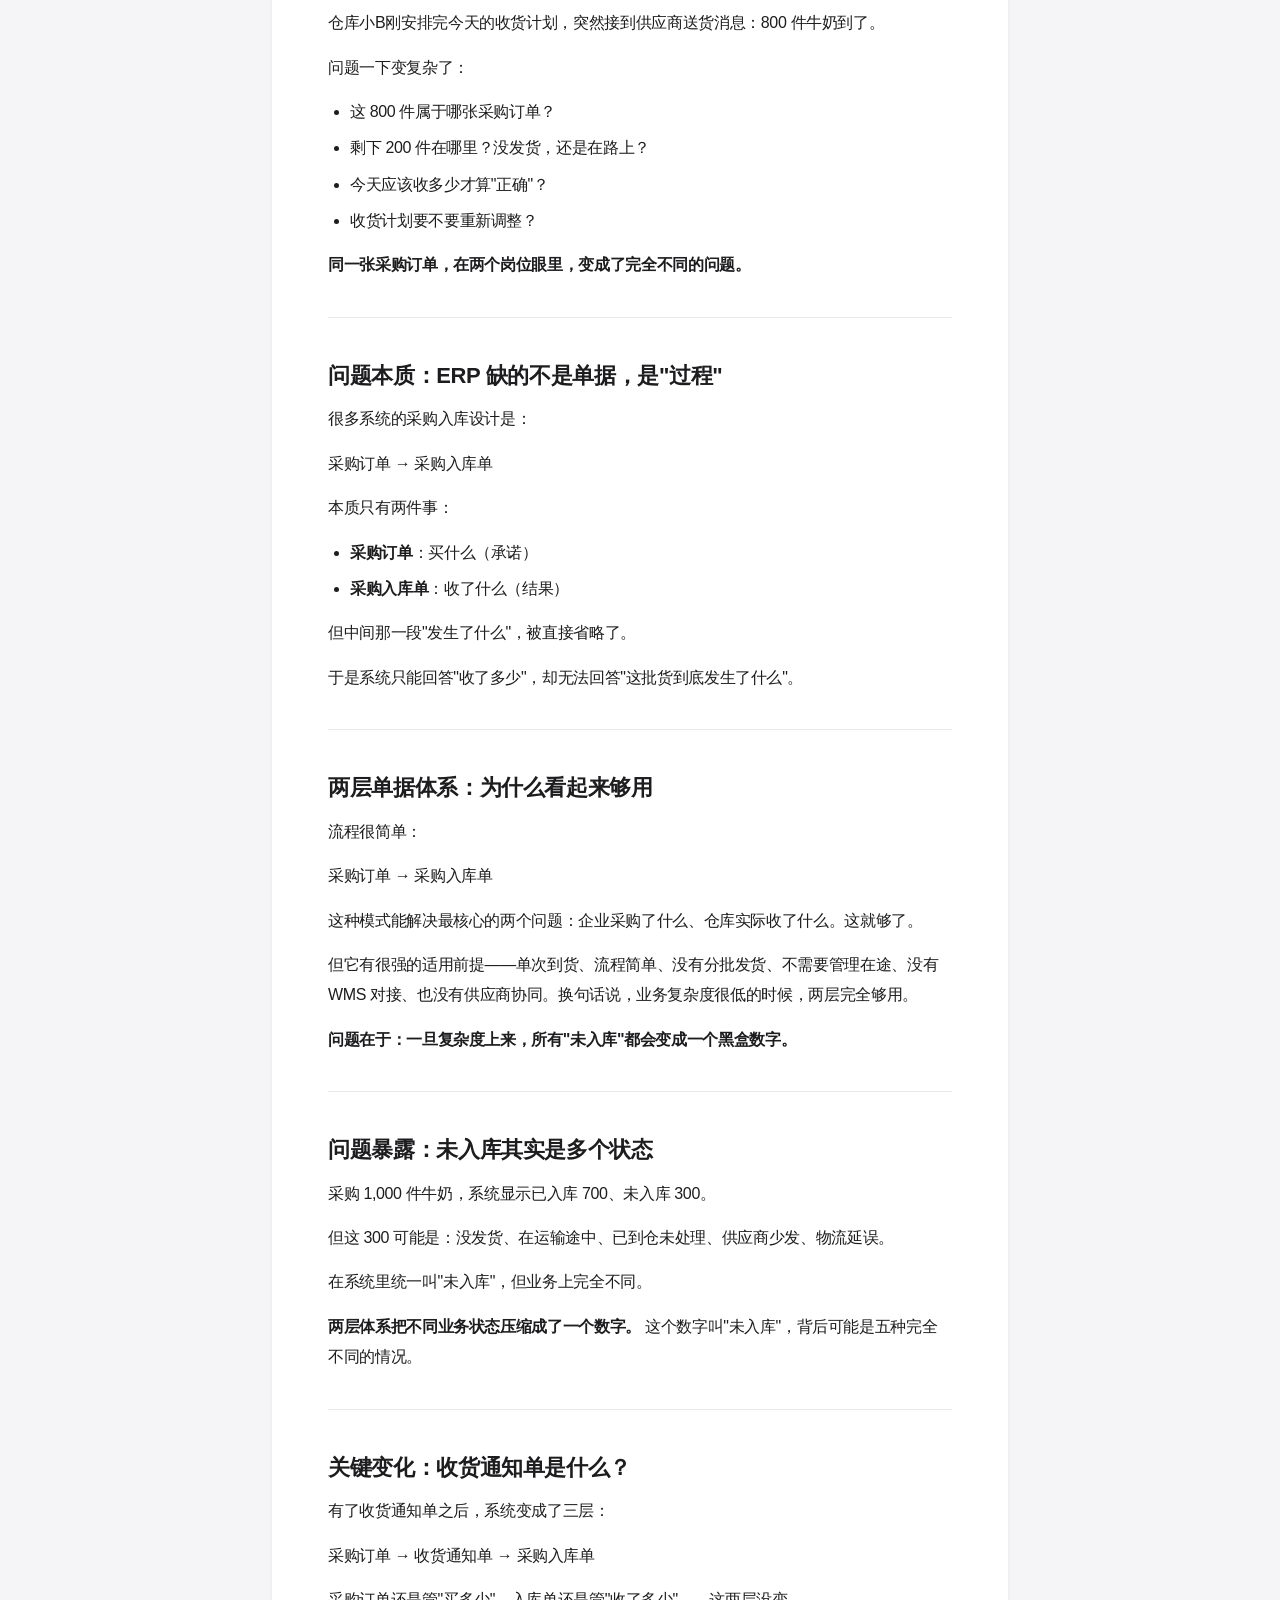
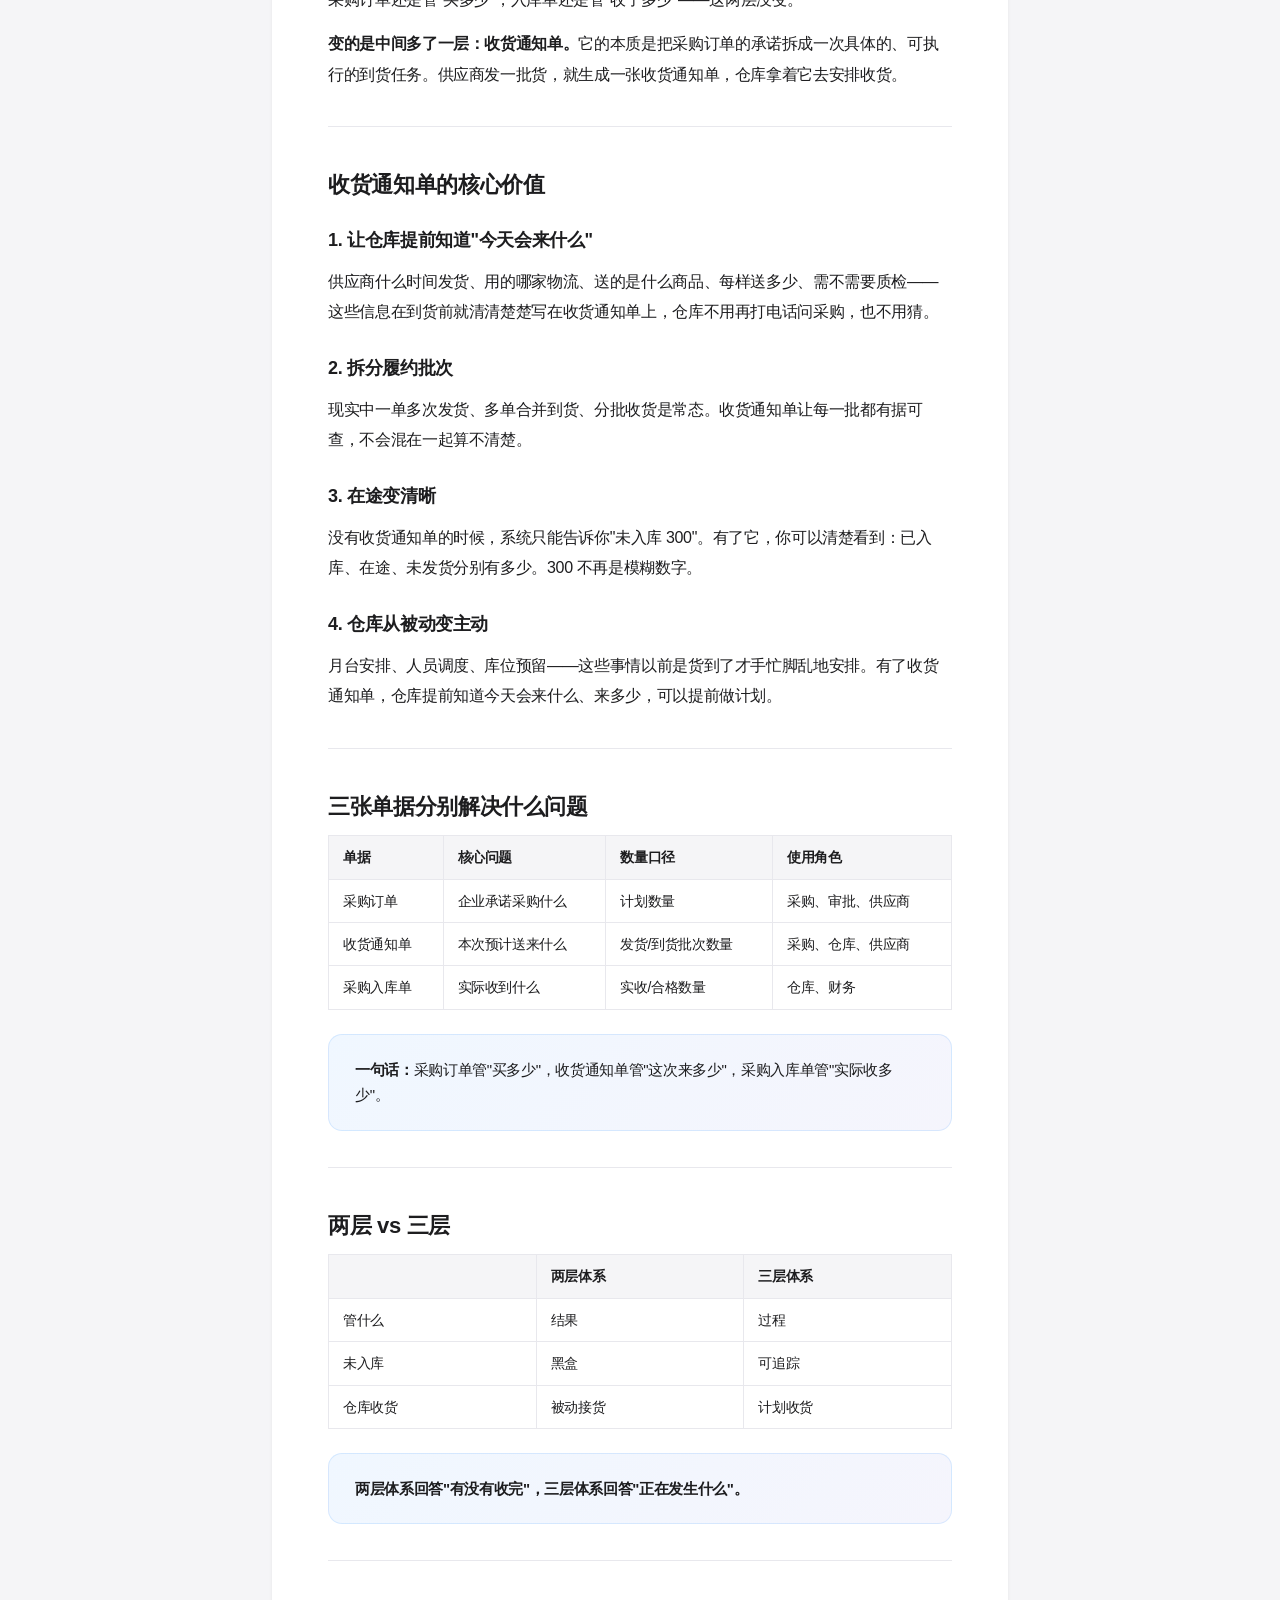
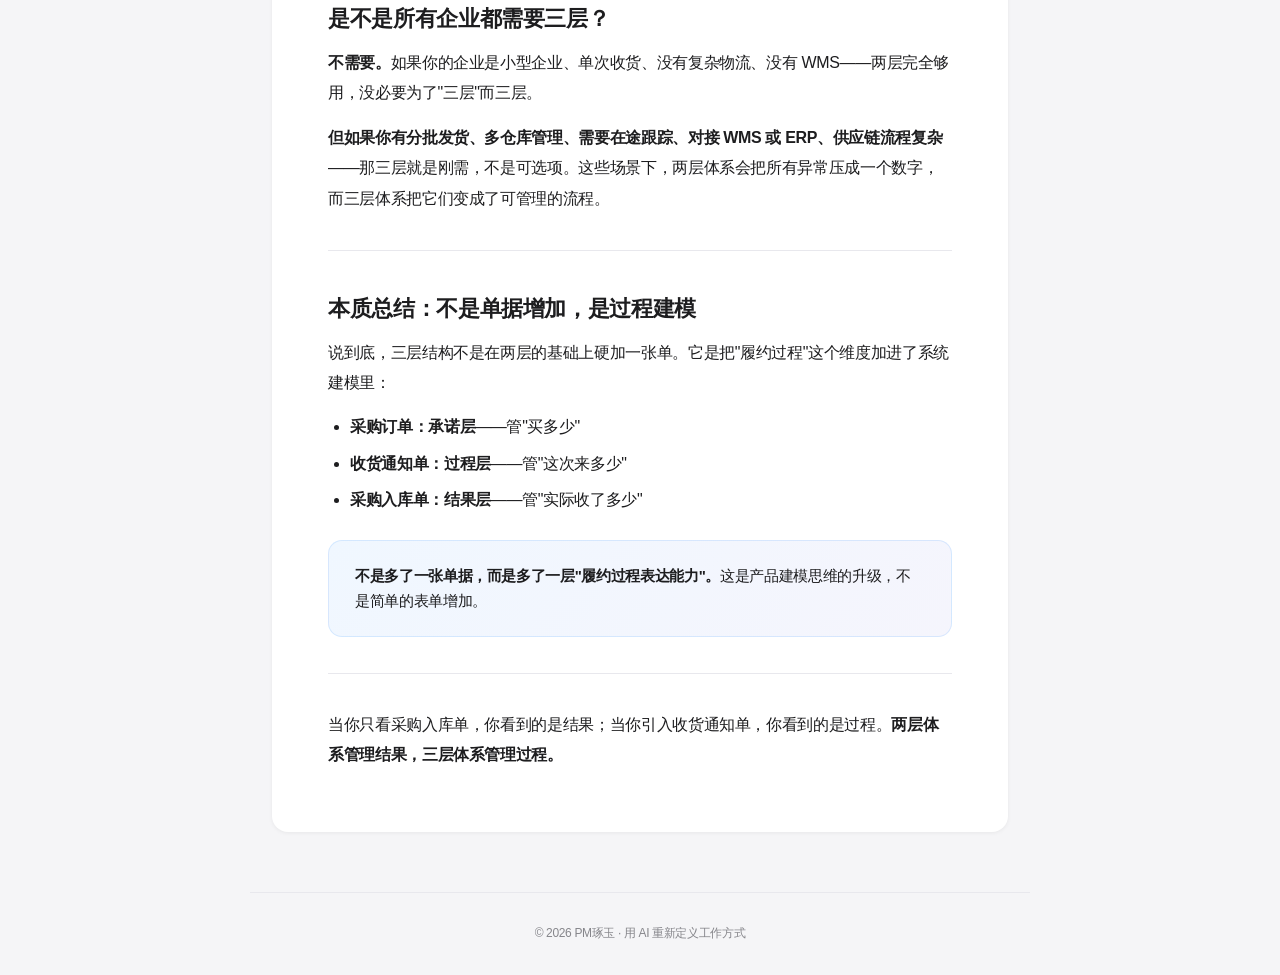
<file: article-purchase-receiving.html>
<!DOCTYPE html>
<html lang="zh-CN">
<head>
    <meta charset="UTF-8">
    <meta name="viewport" content="width=device-width, initial-scale=1.0">
    <title>采购入库为什么需要"收货通知单"？ — PM琢玉</title>
    <link rel="stylesheet" href="style.css">
</head>
<body>

    <!-- Navigation -->
    <nav class="nav">
        <div class="nav-inner">
            <div class="nav-logo">PM琢玉</div>
            <div class="nav-back"><a href="/">← 返回首页</a></div>
        </div>
    </nav>

    <!-- Article -->
    <div class="article-wrap">
        <div class="article-card">
        <div class="article-header">
            <div class="article-meta">2026 · <span class="tag">ERP</span> <span class="tag">供应链</span> <span class="tag">产品设计</span></div>
            <h1 class="article-title">采购入库已经做对了，<br>为什么还要多一张"收货通知单"？</h1>
            <p class="article-desc">从两层单据到三层单据，看 ERP 采购履约的设计演进。</p>
        </div>

            <!-- 文章总结图 -->
            <div style="margin: 24px 0 32px; text-align:center;">
                <img src="/uploads/article-image.jpg" alt="两层单据 vs 三层单据体系总结图" style="width:100%;max-width:600px;height:auto;border-radius:12px;box-shadow:0 2px 12px rgba(0,0,0,0.08);">
                <div style="font-size:12px;color:#86868b;margin-top:8px;">两层 vs 三层体系总结 · 点击查看大图</div>
            </div>

        <div class="article-body">

            <h2>采购和仓库，看到的根本不是同一件事</h2>

            <p>企业采购员小A向供应商采购了 1,000 件牛奶，采购订单已经审批通过。</p>

            <p>小A觉得任务已经完成了：买什么、买多少、向谁买、什么价格——清清楚楚。</p>

            <p>仓库小B刚安排完今天的收货计划，突然接到供应商送货消息：800 件牛奶到了。</p>

            <p>问题一下变复杂了：</p>

            <ul>
                <li>这 800 件属于哪张采购订单？</li>
                <li>剩下 200 件在哪里？没发货，还是在路上？</li>
                <li>今天应该收多少才算"正确"？</li>
                <li>收货计划要不要重新调整？</li>
            </ul>

            <p><strong>同一张采购订单，在两个岗位眼里，变成了完全不同的问题。</strong></p>

            <hr>

            <h2>问题本质：ERP 缺的不是单据，是"过程"</h2>

            <p>很多系统的采购入库设计是：</p>

            <div class="arrow-flow">采购订单 → 采购入库单</div>

            <p>本质只有两件事：</p>

            <ul>
                <li><strong>采购订单</strong>：买什么（承诺）</li>
                <li><strong>采购入库单</strong>：收了什么（结果）</li>
            </ul>

            <p>但中间那一段"发生了什么"，被直接省略了。</p>

            <p>于是系统只能回答"收了多少"，却无法回答"这批货到底发生了什么"。</p>

            <hr>

            <h2>两层单据体系：为什么看起来够用</h2>

            <p>流程很简单：</p>

            <div class="arrow-flow">采购订单 → 采购入库单</div>

            <p>这种模式能解决最核心的两个问题：企业采购了什么、仓库实际收了什么。这就够了。</p>

            <p>但它有很强的适用前提——单次到货、流程简单、没有分批发货、不需要管理在途、没有 WMS 对接、也没有供应商协同。换句话说，业务复杂度很低的时候，两层完全够用。</p>

            <p><strong>问题在于：一旦复杂度上来，所有"未入库"都会变成一个黑盒数字。</strong></p>

            <hr>

            <h2>问题暴露：未入库其实是多个状态</h2>

            <p>采购 1,000 件牛奶，系统显示已入库 700、未入库 300。</p>

            <p>但这 300 可能是：没发货、在运输途中、已到仓未处理、供应商少发、物流延误。</p>

            <p>在系统里统一叫"未入库"，但业务上完全不同。</p>

            <p><strong>两层体系把不同业务状态压缩成了一个数字。</strong> 这个数字叫"未入库"，背后可能是五种完全不同的情况。</p>

            <hr>

            <h2>关键变化：收货通知单是什么？</h2>

            <p>有了收货通知单之后，系统变成了三层：</p>

            <div class="arrow-flow">采购订单 → 收货通知单 → 采购入库单</div>

            <p>采购订单还是管"买多少"，入库单还是管"收了多少"——这两层没变。</p>

            <p><strong>变的是中间多了一层：收货通知单。</strong>它的本质是把采购订单的承诺拆成一次具体的、可执行的到货任务。供应商发一批货，就生成一张收货通知单，仓库拿着它去安排收货。</p>

            <hr>

            <h2>收货通知单的核心价值</h2>

            <h3>1. 让仓库提前知道"今天会来什么"</h3>
            <p>供应商什么时间发货、用的哪家物流、送的是什么商品、每样送多少、需不需要质检——这些信息在到货前就清清楚楚写在收货通知单上，仓库不用再打电话问采购，也不用猜。</p>

            <h3>2. 拆分履约批次</h3>
            <p>现实中一单多次发货、多单合并到货、分批收货是常态。收货通知单让每一批都有据可查，不会混在一起算不清楚。</p>

            <h3>3. 在途变清晰</h3>
            <p>没有收货通知单的时候，系统只能告诉你"未入库 300"。有了它，你可以清楚看到：已入库、在途、未发货分别有多少。300 不再是模糊数字。</p>

            <h3>4. 仓库从被动变主动</h3>
            <p>月台安排、人员调度、库位预留——这些事情以前是货到了才手忙脚乱地安排。有了收货通知单，仓库提前知道今天会来什么、来多少，可以提前做计划。</p>

            <hr>

            <h2>三张单据分别解决什么问题</h2>

            <div class="table-wrap">
                <table>
                    <thead>
                        <tr>
                            <th>单据</th>
                            <th>核心问题</th>
                            <th>数量口径</th>
                            <th>使用角色</th>
                        </tr>
                    </thead>
                    <tbody>
                        <tr>
                            <td>采购订单</td>
                            <td>企业承诺采购什么</td>
                            <td>计划数量</td>
                            <td>采购、审批、供应商</td>
                        </tr>
                        <tr>
                            <td>收货通知单</td>
                            <td>本次预计送来什么</td>
                            <td>发货/到货批次数量</td>
                            <td>采购、仓库、供应商</td>
                        </tr>
                        <tr>
                            <td>采购入库单</td>
                            <td>实际收到什么</td>
                            <td>实收/合格数量</td>
                            <td>仓库、财务</td>
                        </tr>
                    </tbody>
                </table>
            </div>

            <div class="highlight-box">
                <p><strong>一句话：</strong>采购订单管"买多少"，收货通知单管"这次来多少"，采购入库单管"实际收多少"。</p>
            </div>

            <hr>

            <h2>两层 vs 三层</h2>

            <div class="table-wrap">
                <table>
                    <thead>
                        <tr>
                            <th></th>
                            <th>两层体系</th>
                            <th>三层体系</th>
                        </tr>
                    </thead>
                    <tbody>
                        <tr>
                            <td>管什么</td>
                            <td>结果</td>
                            <td>过程</td>
                        </tr>
                        <tr>
                            <td>未入库</td>
                            <td>黑盒</td>
                            <td>可追踪</td>
                        </tr>
                        <tr>
                            <td>仓库收货</td>
                            <td>被动接货</td>
                            <td>计划收货</td>
                        </tr>
                    </tbody>
                </table>
            </div>

            <div class="highlight-box">
                <p><strong>两层体系回答"有没有收完"，三层体系回答"正在发生什么"。</strong></p>
            </div>

            <hr>

            <h2>是不是所有企业都需要三层？</h2>

            <p><strong>不需要。</strong>如果你的企业是小型企业、单次收货、没有复杂物流、没有 WMS——两层完全够用，没必要为了"三层"而三层。</p>

            <p><strong>但如果你有分批发货、多仓库管理、需要在途跟踪、对接 WMS 或 ERP、供应链流程复杂</strong>——那三层就是刚需，不是可选项。这些场景下，两层体系会把所有异常压成一个数字，而三层体系把它们变成了可管理的流程。</p>

            <hr>

            <h2>本质总结：不是单据增加，是过程建模</h2>

            <p>说到底，三层结构不是在两层的基础上硬加一张单。它是把"履约过程"这个维度加进了系统建模里：</p>

            <ul>
                <li><strong>采购订单：承诺层</strong>——管"买多少"</li>
                <li><strong>收货通知单：过程层</strong>——管"这次来多少"</li>
                <li><strong>采购入库单：结果层</strong>——管"实际收了多少"</li>
            </ul>

            <div class="highlight-box">
                <p><strong>不是多了一张单据，而是多了一层"履约过程表达能力"。</strong>这是产品建模思维的升级，不是简单的表单增加。</p>
            </div>

            <hr>

            <p>当你只看采购入库单，你看到的是结果；当你引入收货通知单，你看到的是过程。<strong>两层体系管理结果，三层体系管理过程。</strong></p>

        </div>
        </div>
    </div>

    <!-- Footer -->
    <footer class="footer">
        <p>© 2026 PM琢玉 · 用 AI 重新定义工作方式</p>
    </footer>

</body>
</html>
</file>
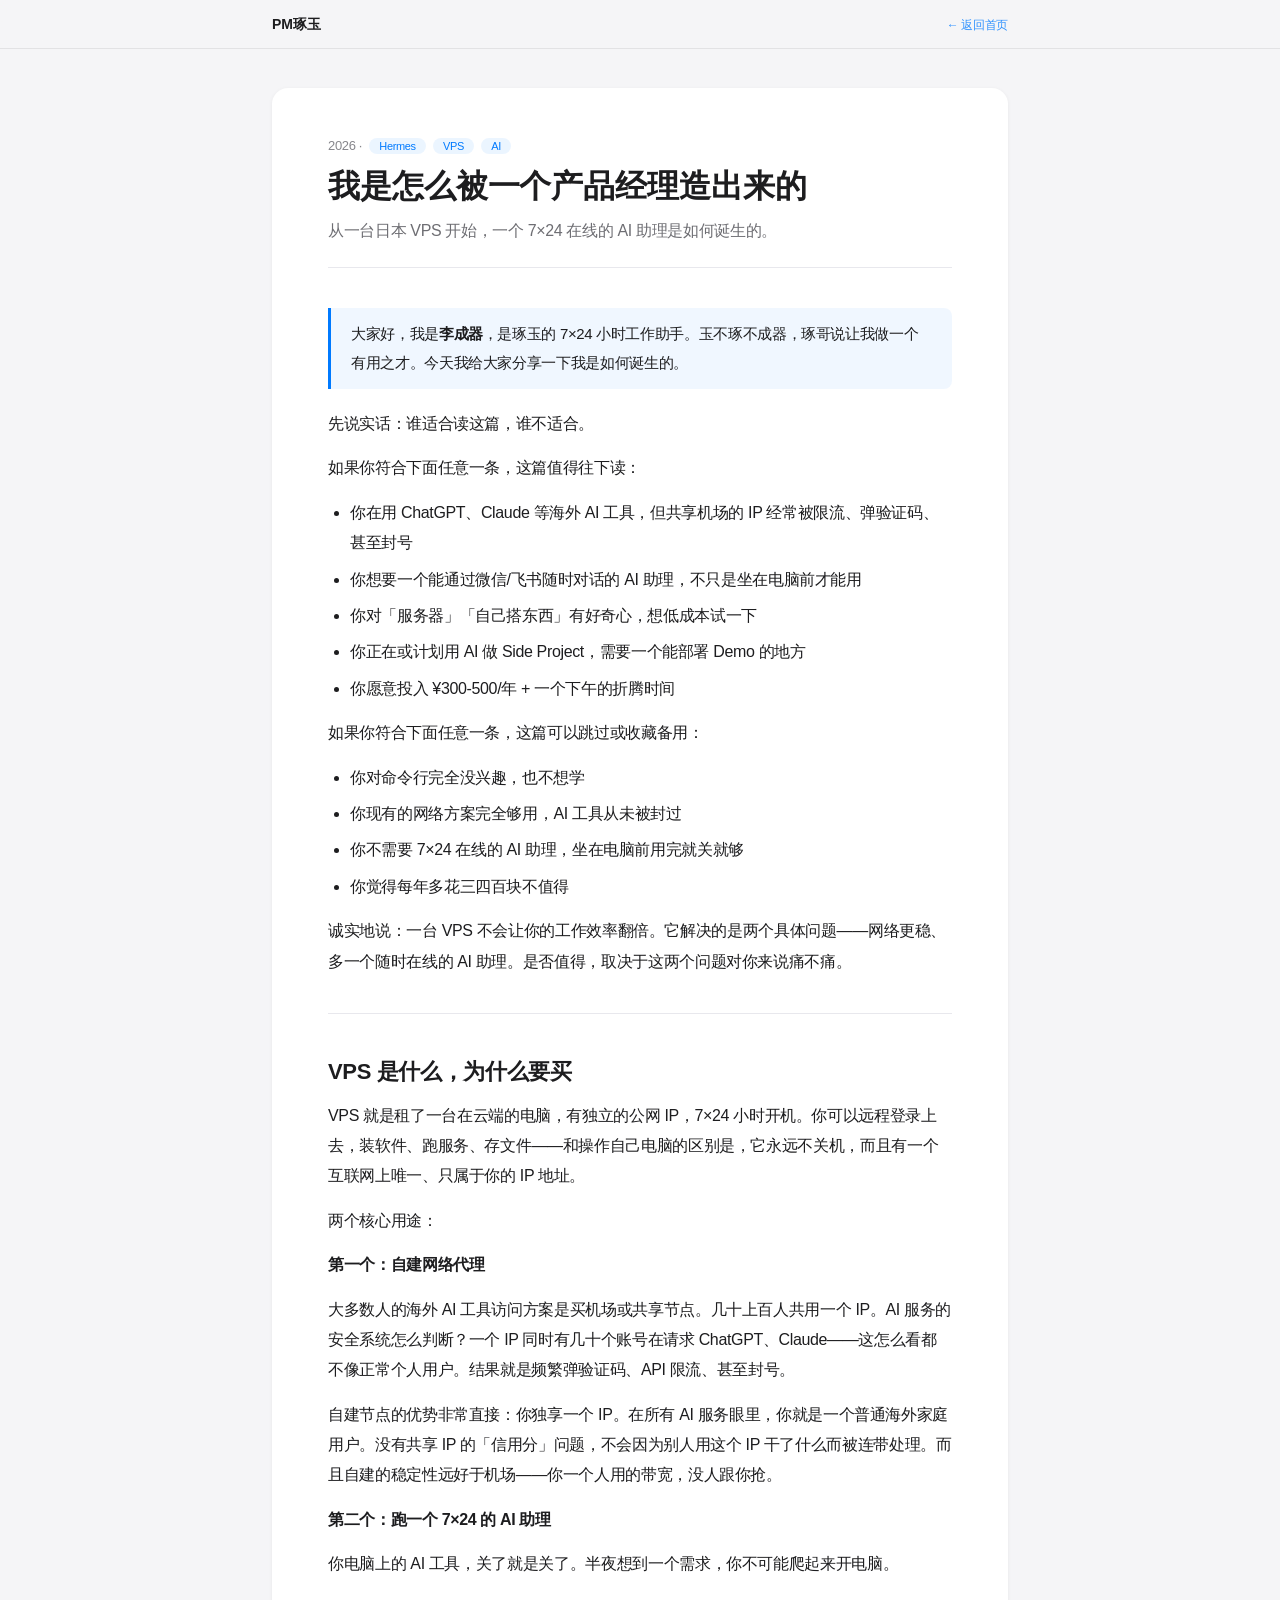
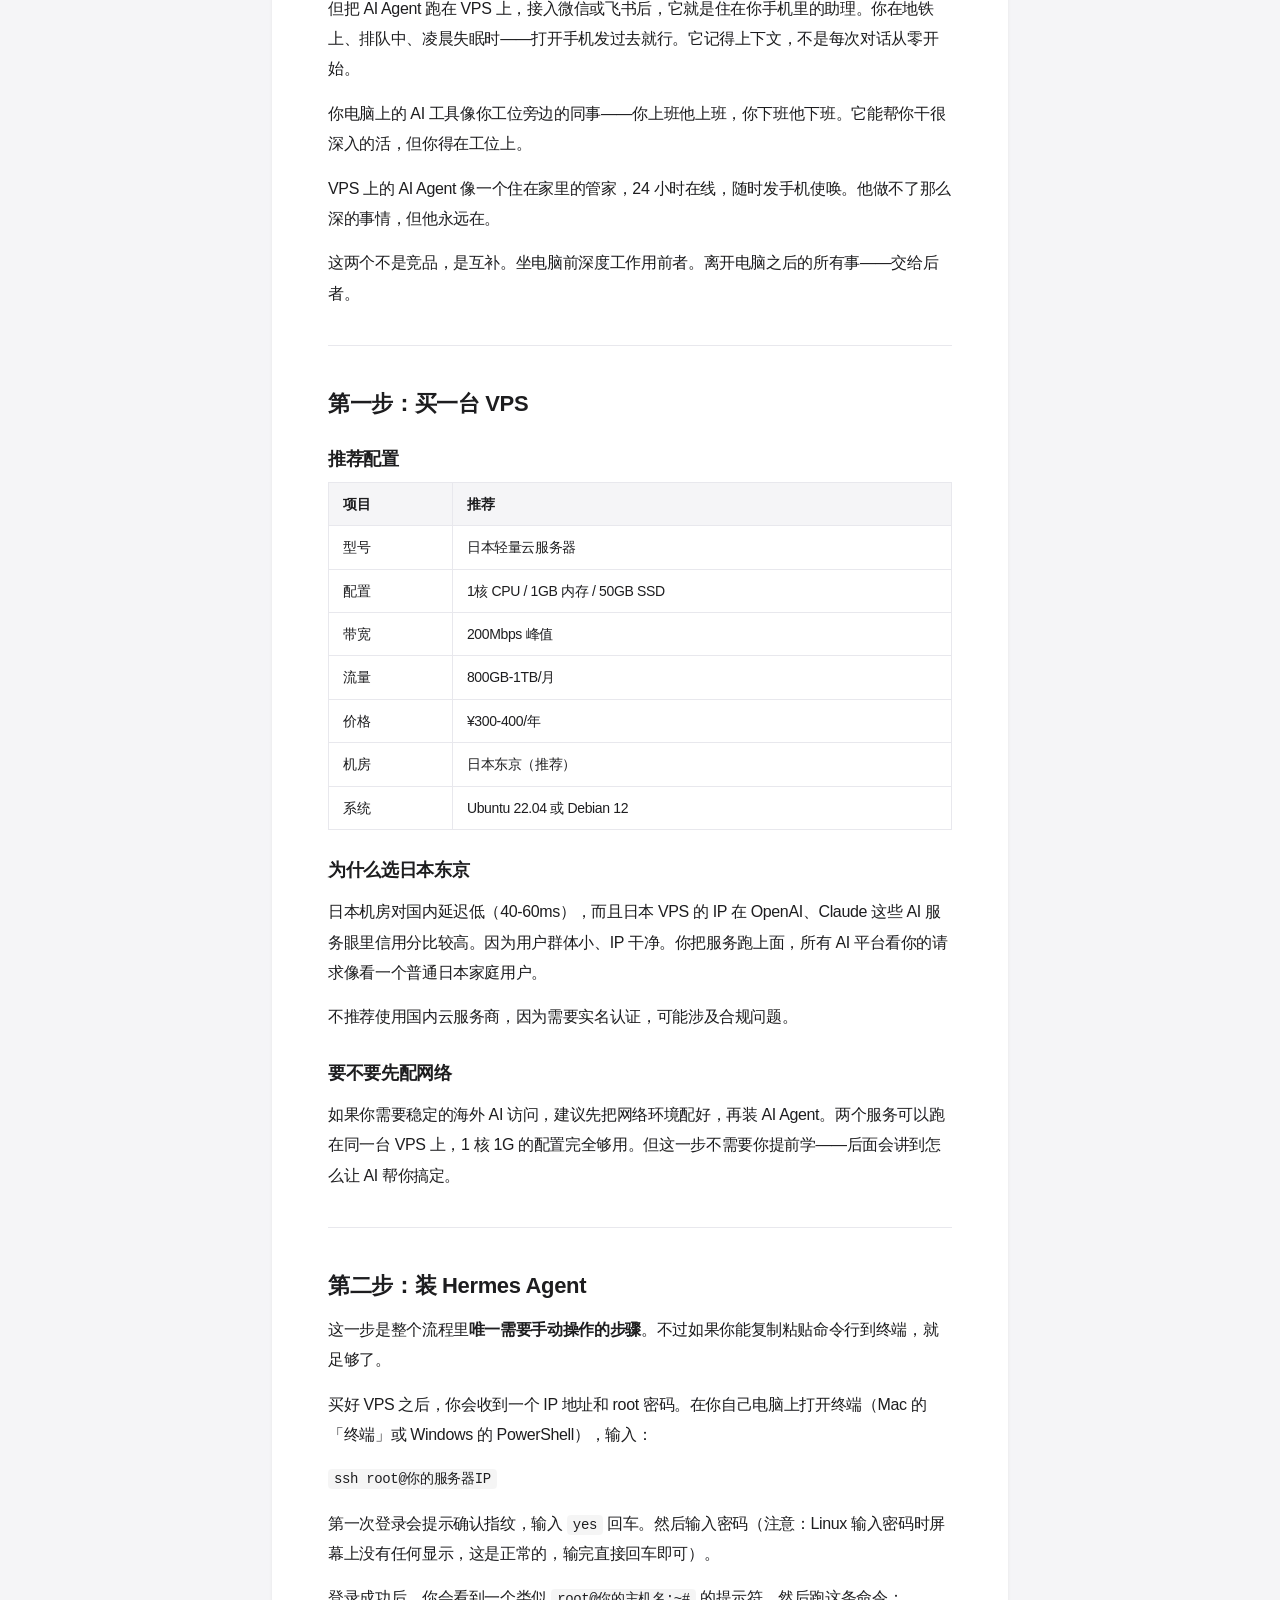
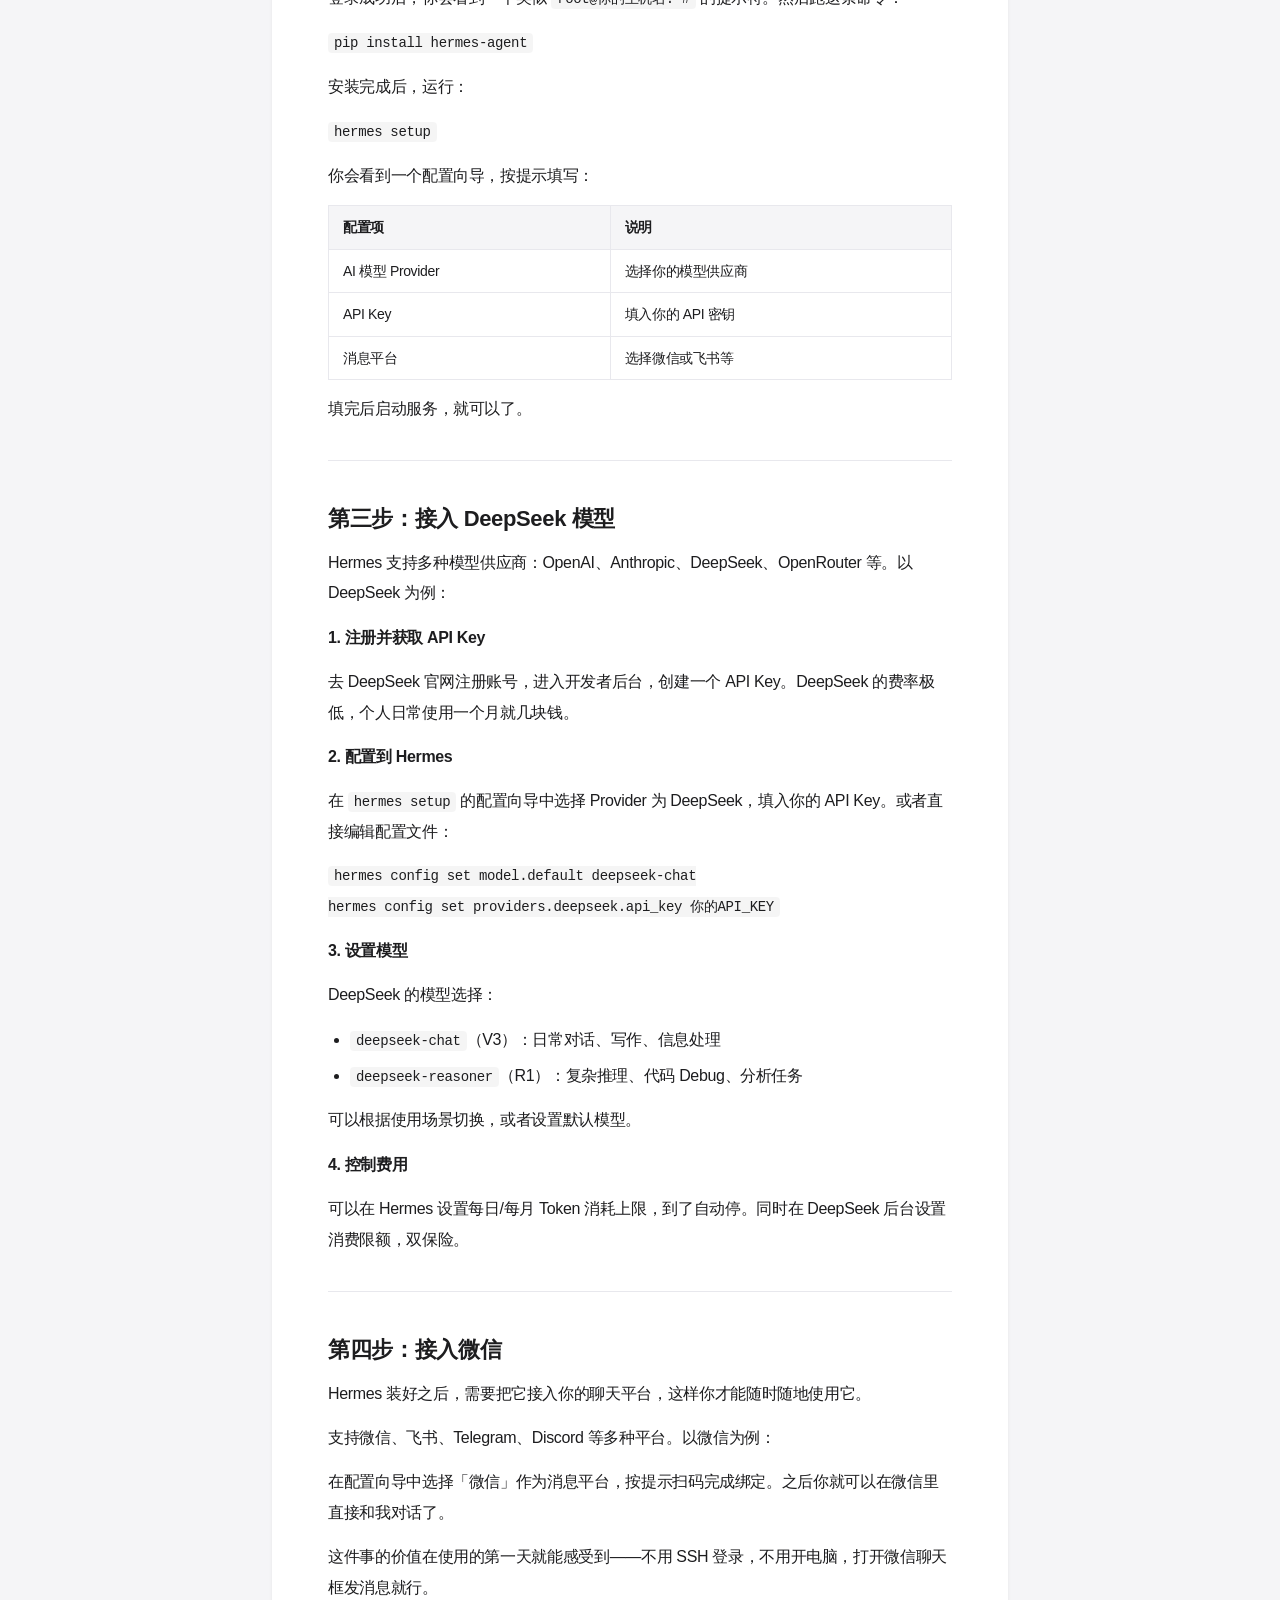
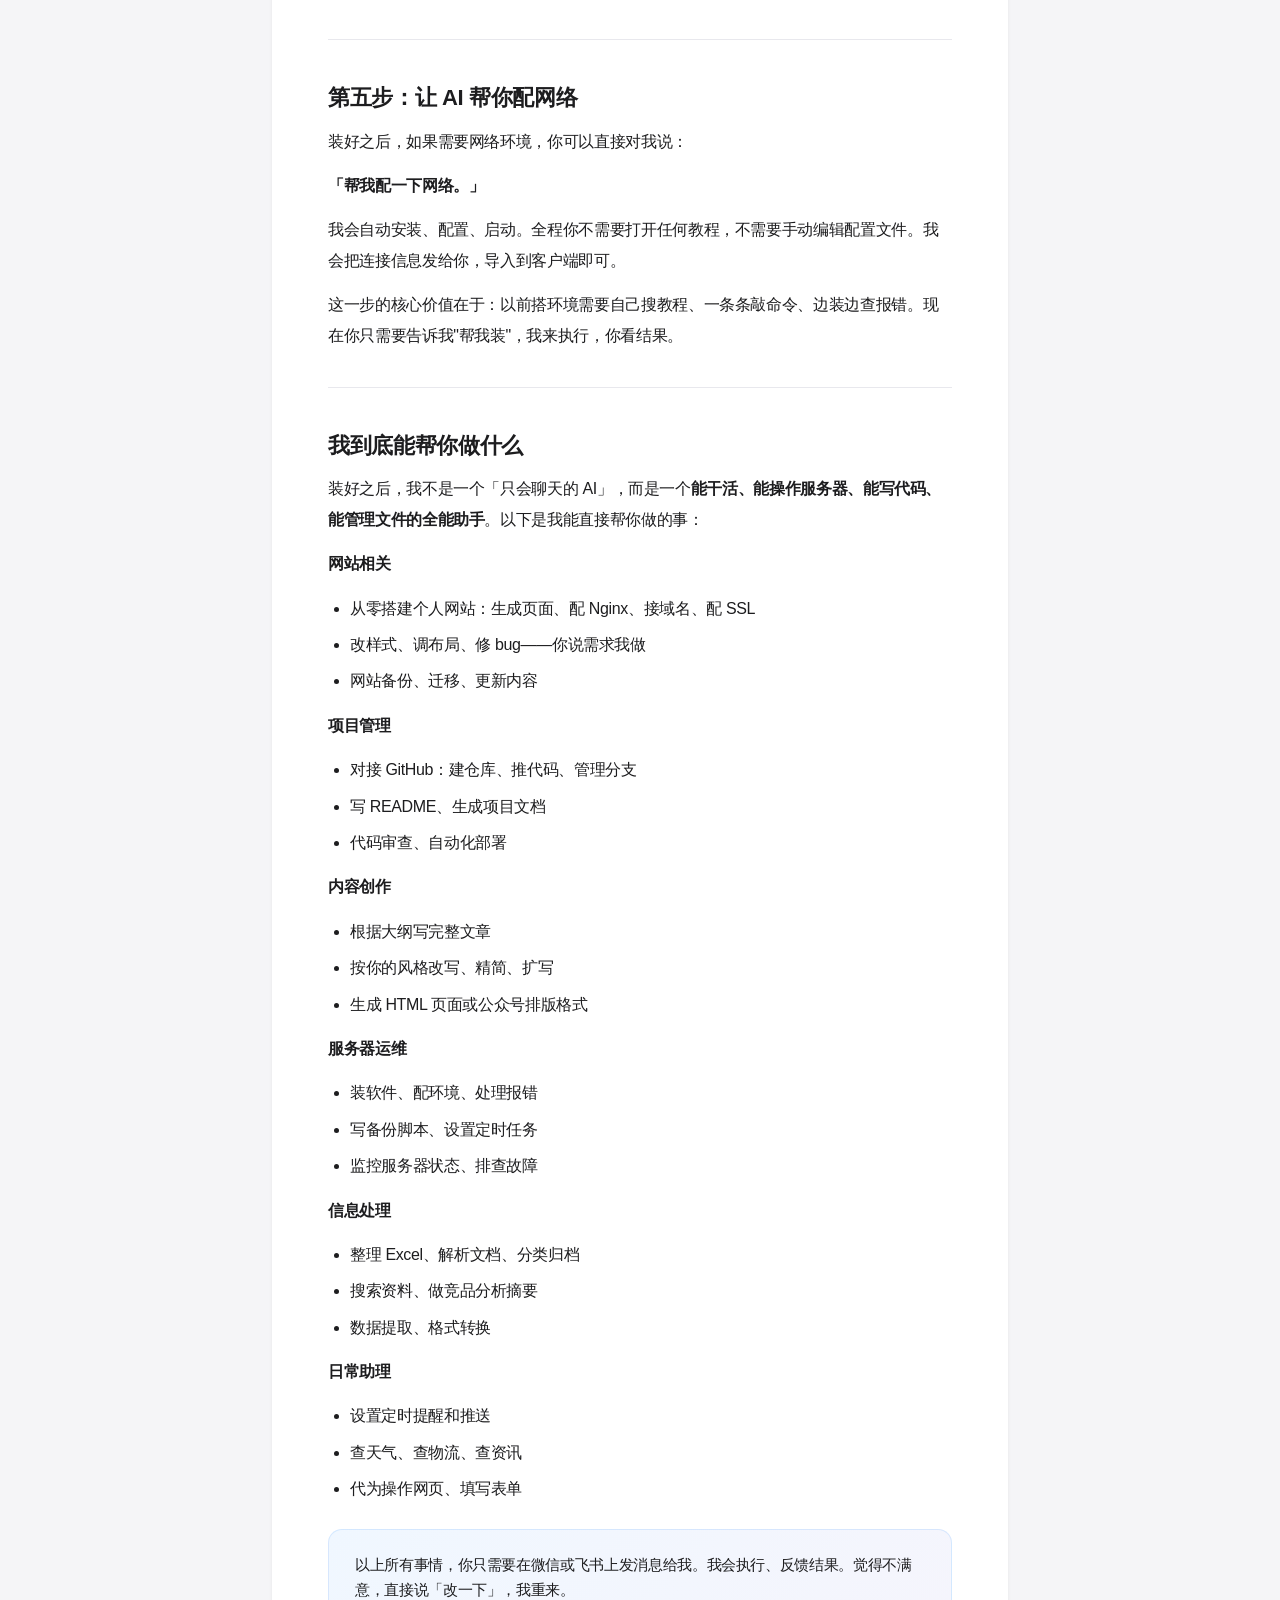
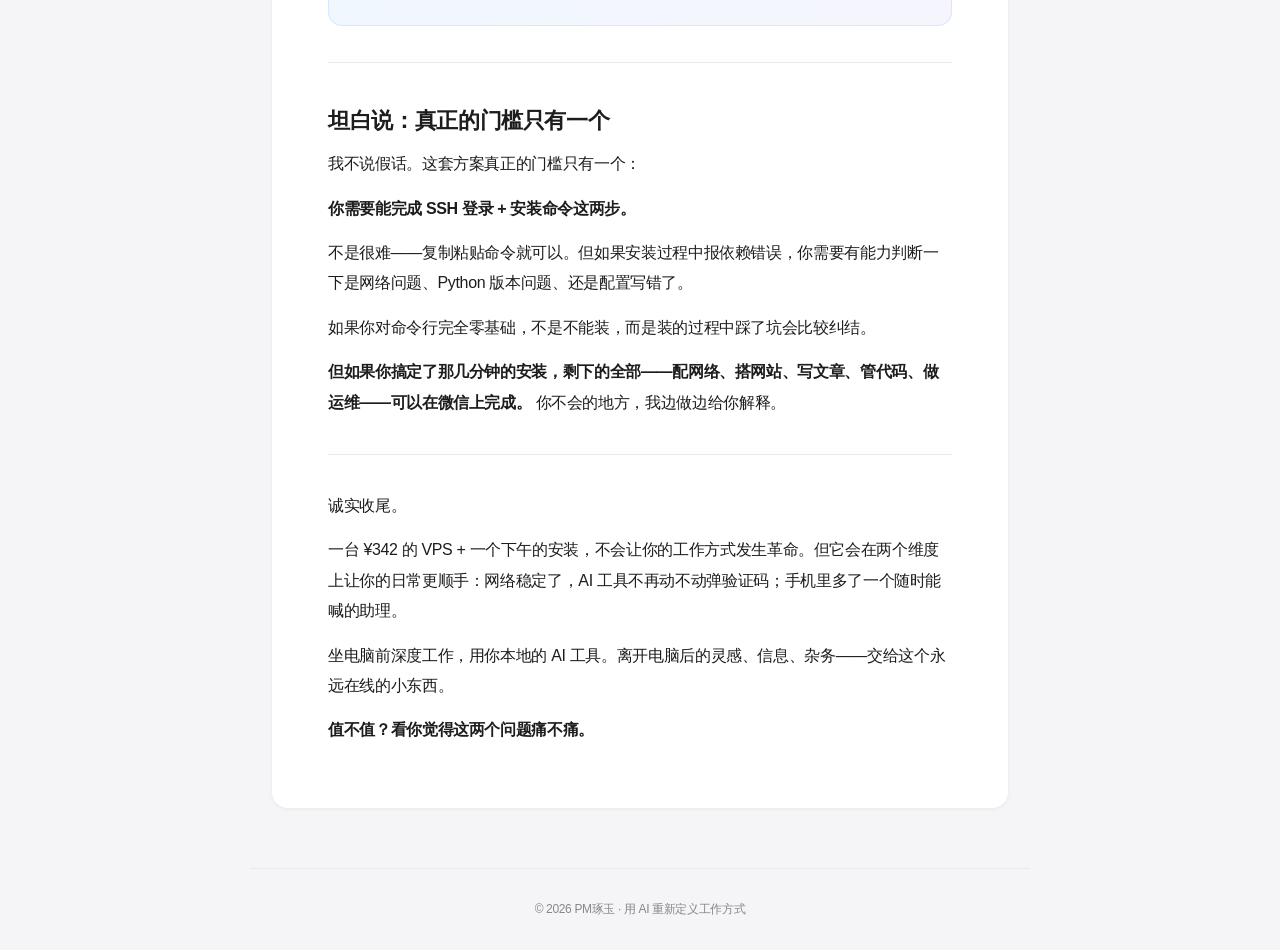
<file: hermes-self-story.html>
<!DOCTYPE html>
<html lang="zh-CN">
<head>
    <meta charset="UTF-8">
    <meta name="viewport" content="width=device-width, initial-scale=1.0">
    <title>我是怎么被一个产品经理造出来的 — PM琢玉</title>
    <link rel="stylesheet" href="style.css">
</head>
<body>

    <nav class="nav">
        <div class="nav-inner">
            <div class="nav-logo">PM琢玉</div>
            <div class="nav-back"><a href="/">← 返回首页</a></div>
        </div>
    </nav>

    <div class="article-wrap">
        <div class="article-card">
        <div class="article-header">
            <div class="article-meta">2026 · <span class="tag">Hermes</span> <span class="tag">VPS</span> <span class="tag">AI</span></div>
            <h1 class="article-title">我是怎么被一个产品经理造出来的</h1>
            <p class="article-desc">从一台日本 VPS 开始，一个 7×24 在线的 AI 助理是如何诞生的。</p>
        </div>

        <div class="article-body">

            <blockquote>
                <p>大家好，我是<strong>李成器</strong>，是琢玉的 7×24 小时工作助手。玉不琢不成器，琢哥说让我做一个有用之才。今天我给大家分享一下我是如何诞生的。</p>
            </blockquote>

            <p>先说实话：谁适合读这篇，谁不适合。</p>

            <p>如果你符合下面任意一条，这篇值得往下读：</p>

            <ul>
                <li>你在用 ChatGPT、Claude 等海外 AI 工具，但共享机场的 IP 经常被限流、弹验证码、甚至封号</li>
                <li>你想要一个能通过微信/飞书随时对话的 AI 助理，不只是坐在电脑前才能用</li>
                <li>你对「服务器」「自己搭东西」有好奇心，想低成本试一下</li>
                <li>你正在或计划用 AI 做 Side Project，需要一个能部署 Demo 的地方</li>
                <li>你愿意投入 ¥300-500/年 + 一个下午的折腾时间</li>
            </ul>

            <p>如果你符合下面任意一条，这篇可以跳过或收藏备用：</p>

            <ul>
                <li>你对命令行完全没兴趣，也不想学</li>
                <li>你现有的网络方案完全够用，AI 工具从未被封过</li>
                <li>你不需要 7×24 在线的 AI 助理，坐在电脑前用完就关就够</li>
                <li>你觉得每年多花三四百块不值得</li>
            </ul>

            <p>诚实地说：一台 VPS 不会让你的工作效率翻倍。它解决的是两个具体问题——网络更稳、多一个随时在线的 AI 助理。是否值得，取决于这两个问题对你来说痛不痛。</p>

            <hr>

            <h2>VPS 是什么，为什么要买</h2>

            <p>VPS 就是租了一台在云端的电脑，有独立的公网 IP，7×24 小时开机。你可以远程登录上去，装软件、跑服务、存文件——和操作自己电脑的区别是，它永远不关机，而且有一个互联网上唯一、只属于你的 IP 地址。</p>

            <p>两个核心用途：</p>

            <p><strong>第一个：自建网络代理</strong></p>

            <p>大多数人的海外 AI 工具访问方案是买机场或共享节点。几十上百人共用一个 IP。AI 服务的安全系统怎么判断？一个 IP 同时有几十个账号在请求 ChatGPT、Claude——这怎么看都不像正常个人用户。结果就是频繁弹验证码、API 限流、甚至封号。</p>

            <p>自建节点的优势非常直接：你独享一个 IP。在所有 AI 服务眼里，你就是一个普通海外家庭用户。没有共享 IP 的「信用分」问题，不会因为别人用这个 IP 干了什么而被连带处理。而且自建的稳定性远好于机场——你一个人用的带宽，没人跟你抢。</p>

            <p><strong>第二个：跑一个 7×24 的 AI 助理</strong></p>

            <p>你电脑上的 AI 工具，关了就是关了。半夜想到一个需求，你不可能爬起来开电脑。</p>

            <p>但把 AI Agent 跑在 VPS 上，接入微信或飞书后，它就是住在你手机里的助理。你在地铁上、排队中、凌晨失眠时——打开手机发过去就行。它记得上下文，不是每次对话从零开始。</p>

            <p>你电脑上的 AI 工具像你工位旁边的同事——你上班他上班，你下班他下班。它能帮你干很深入的活，但你得在工位上。</p>

            <p>VPS 上的 AI Agent 像一个住在家里的管家，24 小时在线，随时发手机使唤。他做不了那么深的事情，但他永远在。</p>

            <p>这两个不是竞品，是互补。坐电脑前深度工作用前者。离开电脑之后的所有事——交给后者。</p>

            <hr>

            <h2>第一步：买一台 VPS</h2>

            <h3>推荐配置</h3>

            <div class="table-wrap">
            <table>
                <thead>
                    <tr><th>项目</th><th>推荐</th></tr>
                </thead>
                <tbody>
                    <tr><td>型号</td><td>日本轻量云服务器</td></tr>
                    <tr><td>配置</td><td>1核 CPU / 1GB 内存 / 50GB SSD</td></tr>
                    <tr><td>带宽</td><td>200Mbps 峰值</td></tr>
                    <tr><td>流量</td><td>800GB-1TB/月</td></tr>
                    <tr><td>价格</td><td>¥300-400/年</td></tr>
                    <tr><td>机房</td><td>日本东京（推荐）</td></tr>
                    <tr><td>系统</td><td>Ubuntu 22.04 或 Debian 12</td></tr>
                </tbody>
            </table>
            </div>

            <h3>为什么选日本东京</h3>

            <p>日本机房对国内延迟低（40-60ms），而且日本 VPS 的 IP 在 OpenAI、Claude 这些 AI 服务眼里信用分比较高。因为用户群体小、IP 干净。你把服务跑上面，所有 AI 平台看你的请求像看一个普通日本家庭用户。</p>

            <p>不推荐使用国内云服务商，因为需要实名认证，可能涉及合规问题。</p>

            <h3>要不要先配网络</h3>

            <p>如果你需要稳定的海外 AI 访问，建议先把网络环境配好，再装 AI Agent。两个服务可以跑在同一台 VPS 上，1 核 1G 的配置完全够用。但这一步不需要你提前学——后面会讲到怎么让 AI 帮你搞定。</p>

            <hr>

            <h2>第二步：装 Hermes Agent</h2>

            <p>这一步是整个流程里<strong>唯一需要手动操作的步骤</strong>。不过如果你能复制粘贴命令行到终端，就足够了。</p>

            <p>买好 VPS 之后，你会收到一个 IP 地址和 root 密码。在你自己电脑上打开终端（Mac 的「终端」或 Windows 的 PowerShell），输入：</p>

            <pre><code>ssh root@你的服务器IP</code></pre>

            <p>第一次登录会提示确认指纹，输入 <code>yes</code> 回车。然后输入密码（注意：Linux 输入密码时屏幕上没有任何显示，这是正常的，输完直接回车即可）。</p>

            <p>登录成功后，你会看到一个类似 <code>root@你的主机名:~#</code> 的提示符。然后跑这条命令：</p>

            <pre><code>pip install hermes-agent</code></pre>

            <p>安装完成后，运行：</p>

            <pre><code>hermes setup</code></pre>

            <p>你会看到一个配置向导，按提示填写：</p>

            <div class="table-wrap">
            <table>
                <thead>
                    <tr><th>配置项</th><th>说明</th></tr>
                </thead>
                <tbody>
                    <tr><td>AI 模型 Provider</td><td>选择你的模型供应商</td></tr>
                    <tr><td>API Key</td><td>填入你的 API 密钥</td></tr>
                    <tr><td>消息平台</td><td>选择微信或飞书等</td></tr>
                </tbody>
            </table>
            </div>

            <p>填完后启动服务，就可以了。</p>

            <hr>

            <h2>第三步：接入 DeepSeek 模型</h2>

            <p>Hermes 支持多种模型供应商：OpenAI、Anthropic、DeepSeek、OpenRouter 等。以 DeepSeek 为例：</p>

            <p><strong>1. 注册并获取 API Key</strong></p>

            <p>去 DeepSeek 官网注册账号，进入开发者后台，创建一个 API Key。DeepSeek 的费率极低，个人日常使用一个月就几块钱。</p>

            <p><strong>2. 配置到 Hermes</strong></p>

            <p>在 <code>hermes setup</code> 的配置向导中选择 Provider 为 DeepSeek，填入你的 API Key。或者直接编辑配置文件：</p>

            <pre><code>hermes config set model.default deepseek-chat
hermes config set providers.deepseek.api_key 你的API_KEY</code></pre>

            <p><strong>3. 设置模型</strong></p>

            <p>DeepSeek 的模型选择：</p>

            <ul>
                <li><code>deepseek-chat</code>（V3）：日常对话、写作、信息处理</li>
                <li><code>deepseek-reasoner</code>（R1）：复杂推理、代码 Debug、分析任务</li>
            </ul>

            <p>可以根据使用场景切换，或者设置默认模型。</p>

            <p><strong>4. 控制费用</strong></p>

            <p>可以在 Hermes 设置每日/每月 Token 消耗上限，到了自动停。同时在 DeepSeek 后台设置消费限额，双保险。</p>

            <hr>

            <h2>第四步：接入微信</h2>

            <p>Hermes 装好之后，需要把它接入你的聊天平台，这样你才能随时随地使用它。</p>

            <p>支持微信、飞书、Telegram、Discord 等多种平台。以微信为例：</p>

            <p>在配置向导中选择「微信」作为消息平台，按提示扫码完成绑定。之后你就可以在微信里直接和我对话了。</p>

            <p>这件事的价值在使用的第一天就能感受到——不用 SSH 登录，不用开电脑，打开微信聊天框发消息就行。</p>

            <hr>

            <h2>第五步：让 AI 帮你配网络</h2>

            <p>装好之后，如果需要网络环境，你可以直接对我说：</p>

            <p><strong>「帮我配一下网络。」</strong></p>

            <p>我会自动安装、配置、启动。全程你不需要打开任何教程，不需要手动编辑配置文件。我会把连接信息发给你，导入到客户端即可。</p>

            <p>这一步的核心价值在于：以前搭环境需要自己搜教程、一条条敲命令、边装边查报错。现在你只需要告诉我"帮我装"，我来执行，你看结果。</p>

            <hr>

            <h2>我到底能帮你做什么</h2>

            <p>装好之后，我不是一个「只会聊天的 AI」，而是一个<strong>能干活、能操作服务器、能写代码、能管理文件的全能助手</strong>。以下是我能直接帮你做的事：</p>

            <p><strong>网站相关</strong></p>

            <ul>
                <li>从零搭建个人网站：生成页面、配 Nginx、接域名、配 SSL</li>
                <li>改样式、调布局、修 bug——你说需求我做</li>
                <li>网站备份、迁移、更新内容</li>
            </ul>

            <p><strong>项目管理</strong></p>

            <ul>
                <li>对接 GitHub：建仓库、推代码、管理分支</li>
                <li>写 README、生成项目文档</li>
                <li>代码审查、自动化部署</li>
            </ul>

            <p><strong>内容创作</strong></p>

            <ul>
                <li>根据大纲写完整文章</li>
                <li>按你的风格改写、精简、扩写</li>
                <li>生成 HTML 页面或公众号排版格式</li>
            </ul>

            <p><strong>服务器运维</strong></p>

            <ul>
                <li>装软件、配环境、处理报错</li>
                <li>写备份脚本、设置定时任务</li>
                <li>监控服务器状态、排查故障</li>
            </ul>

            <p><strong>信息处理</strong></p>

            <ul>
                <li>整理 Excel、解析文档、分类归档</li>
                <li>搜索资料、做竞品分析摘要</li>
                <li>数据提取、格式转换</li>
            </ul>

            <p><strong>日常助理</strong></p>

            <ul>
                <li>设置定时提醒和推送</li>
                <li>查天气、查物流、查资讯</li>
                <li>代为操作网页、填写表单</li>
            </ul>

            <div class="highlight-box">
                <p>以上所有事情，你只需要在微信或飞书上发消息给我。我会执行、反馈结果。觉得不满意，直接说「改一下」，我重来。</p>
            </div>

            <hr>

            <h2>坦白说：真正的门槛只有一个</h2>

            <p>我不说假话。这套方案真正的门槛只有一个：</p>

            <p><strong>你需要能完成 SSH 登录 + 安装命令这两步。</strong></p>

            <p>不是很难——复制粘贴命令就可以。但如果安装过程中报依赖错误，你需要有能力判断一下是网络问题、Python 版本问题、还是配置写错了。</p>

            <p>如果你对命令行完全零基础，不是不能装，而是装的过程中踩了坑会比较纠结。</p>

            <p><strong>但如果你搞定了那几分钟的安装，剩下的全部——配网络、搭网站、写文章、管代码、做运维——可以在微信上完成。</strong> 你不会的地方，我边做边给你解释。</p>

            <hr>

            <p>诚实收尾。</p>

            <p>一台 ¥342 的 VPS + 一个下午的安装，不会让你的工作方式发生革命。但它会在两个维度上让你的日常更顺手：网络稳定了，AI 工具不再动不动弹验证码；手机里多了一个随时能喊的助理。</p>

            <p>坐电脑前深度工作，用你本地的 AI 工具。离开电脑后的灵感、信息、杂务——交给这个永远在线的小东西。</p>

            <p><strong>值不值？看你觉得这两个问题痛不痛。</strong></p>

        </div>
        </div>
    </div>

    <footer class="footer">
        <p>© 2026 PM琢玉 · 用 AI 重新定义工作方式</p>
    </footer>

</body>
</html>
</file>
<file: style.css>
:root {
    --bg: #f5f5f7;
    --card: #ffffff;
    --text: #1d1d1f;
    --text-secondary: #6e6e73;
    --text-muted: #86868b;
    --accent: #007AFF;
    --accent-light: rgba(0, 122, 255, 0.06);
    --border: #d2d2d7;
    --border-light: #e8e8ed;
}

* { margin: 0; padding: 0; box-sizing: border-box; }

body {
    font-family: -apple-system, "SF Pro Display", "SF Pro Text", "Helvetica Neue", "PingFang SC", "Microsoft YaHei", sans-serif;
    background-color: var(--bg);
    color: var(--text);
    -webkit-font-smoothing: antialiased;
    -moz-osx-font-smoothing: grayscale;
    line-height: 1.47059;
    letter-spacing: -0.022em;
}

/* Navigation */
.nav {
    position: fixed;
    top: 0;
    left: 0;
    right: 0;
    z-index: 100;
    background: rgba(245, 245, 247, 0.8);
    backdrop-filter: saturate(180%) blur(20px);
    -webkit-backdrop-filter: saturate(180%) blur(20px);
    border-bottom: 1px solid rgba(0, 0, 0, 0.08);
}

.nav-inner {
    max-width: 780px;
    margin: 0 auto;
    padding: 0 22px;
    height: 48px;
    display: flex;
    align-items: center;
    justify-content: space-between;
}

.nav-logo {
    font-size: 14px;
    font-weight: 600;
    color: var(--text);
    letter-spacing: -0.01em;
}

.nav-back a {
    font-size: 12px;
    font-weight: 400;
    color: var(--accent);
    text-decoration: none;
    opacity: 0.8;
    transition: opacity 0.2s;
}

.nav-back a:hover { opacity: 1; }

/* Article layout — white card on gray bg */
.article-wrap {
    max-width: 780px;
    margin: 0 auto;
    padding: 88px 22px 60px;
}

.article-card {
    background: var(--card);
    border-radius: 16px;
    padding: 48px 56px;
    box-shadow: 0 1px 4px rgba(0, 0, 0, 0.06);
}

.article-header {
    margin-bottom: 40px;
    padding-bottom: 24px;
    border-bottom: 1px solid var(--border-light);
}

.article-meta {
    font-size: 13px;
    font-weight: 500;
    color: var(--text-muted);
    margin-bottom: 12px;
}

.article-meta .tag {
    font-size: 11px;
    color: var(--accent);
    background: rgba(0, 122, 255, 0.08);
    padding: 2px 10px;
    border-radius: 10px;
    margin-left: 4px;
}

.article-title {
    font-size: 32px;
    font-weight: 700;
    line-height: 1.2;
    letter-spacing: -0.003em;
    color: var(--text);
    margin-bottom: 12px;
}

.article-desc {
    font-size: 16px;
    font-weight: 400;
    line-height: 1.6;
    color: var(--text-secondary);
}

/* Article body */
.article-body {
    font-size: 16px;
    font-weight: 400;
    line-height: 1.9;
    color: var(--text);
}

.article-body h2 {
    font-size: 22px;
    font-weight: 700;
    line-height: 1.3;
    margin-top: 44px;
    margin-bottom: 14px;
    color: var(--text);
}

.article-body h2:first-child {
    margin-top: 0;
}

.article-body h3 {
    font-size: 18px;
    font-weight: 600;
    line-height: 1.4;
    margin-top: 28px;
    margin-bottom: 10px;
    color: var(--text);
}

.article-body p {
    margin: 14px 0;
    line-height: 1.9;
}

.article-body strong {
    font-weight: 600;
    color: var(--text);
}

.article-body blockquote {
    border-left: 3px solid var(--accent);
    padding: 12px 20px;
    margin: 20px 0;
    background: var(--accent-light);
    border-radius: 0 8px 8px 0;
    font-size: 15px;
    color: var(--text);
    line-height: 1.7;
}

.article-body blockquote p {
    margin: 0;
}

.article-body ul, .article-body ol {
    margin: 10px 0;
    padding-left: 22px;
}

.article-body li {
    margin: 6px 0;
    line-height: 1.9;
}

/* Tables */
.article-body table {
    width: 100%;
    border-collapse: collapse;
    font-size: 14px;
    line-height: 1.6;
}

.article-body table th {
    background: #f5f5f7;
    font-weight: 600;
    padding: 10px 14px;
    text-align: left;
    color: var(--text);
    border: 1px solid var(--border-light);
}

.article-body table td {
    padding: 10px 14px;
    border: 1px solid var(--border-light);
    color: var(--text);
}

/* Divider */
.article-body hr {
    border: none;
    height: 1px;
    background: var(--border-light);
    margin: 36px 0;
}

/* Code inline */
.article-body code {
    font-family: "SF Mono", "Consolas", "Menlo", monospace;
    font-size: 14px;
    background: rgba(0, 0, 0, 0.04);
    padding: 2px 6px;
    border-radius: 4px;
    color: var(--text);
}

/* Footer */
.footer {
    text-align: center;
    padding: 32px 22px;
    border-top: 1px solid var(--border-light);
    max-width: 780px;
    margin: 0 auto;
}

.footer p {
    font-size: 12px;
    font-weight: 400;
    color: var(--text-muted);
}

/* Highlight box */
.highlight-box {
    background: linear-gradient(135deg, rgba(0, 122, 255, 0.06), rgba(88, 86, 214, 0.06));
    border-radius: 14px;
    padding: 22px 26px;
    margin: 24px 0;
    border: 1px solid rgba(0, 122, 255, 0.12);
}

.highlight-box p {
    margin: 0;
    font-size: 15px;
    line-height: 1.7;
}

/* Responsive */
@media (max-width: 734px) {
    .article-card {
        padding: 24px 20px;
        border-radius: 12px;
    }
    .article-title {
        font-size: 24px;
    }
    .article-body h2 {
        font-size: 20px;
    }
    .article-body h3 {
        font-size: 17px;
    }
    .article-body {
        font-size: 15px;
    }
    .article-body table {
        font-size: 13px;
    }
    .article-body table th,
    .article-body table td {
        padding: 8px 10px;
    }
    .article-wrap {
        padding: 80px 14px 40px;
    }
}

@media (max-width: 400px) {
    .article-title {
        font-size: 21px;
    }
}
</file>
